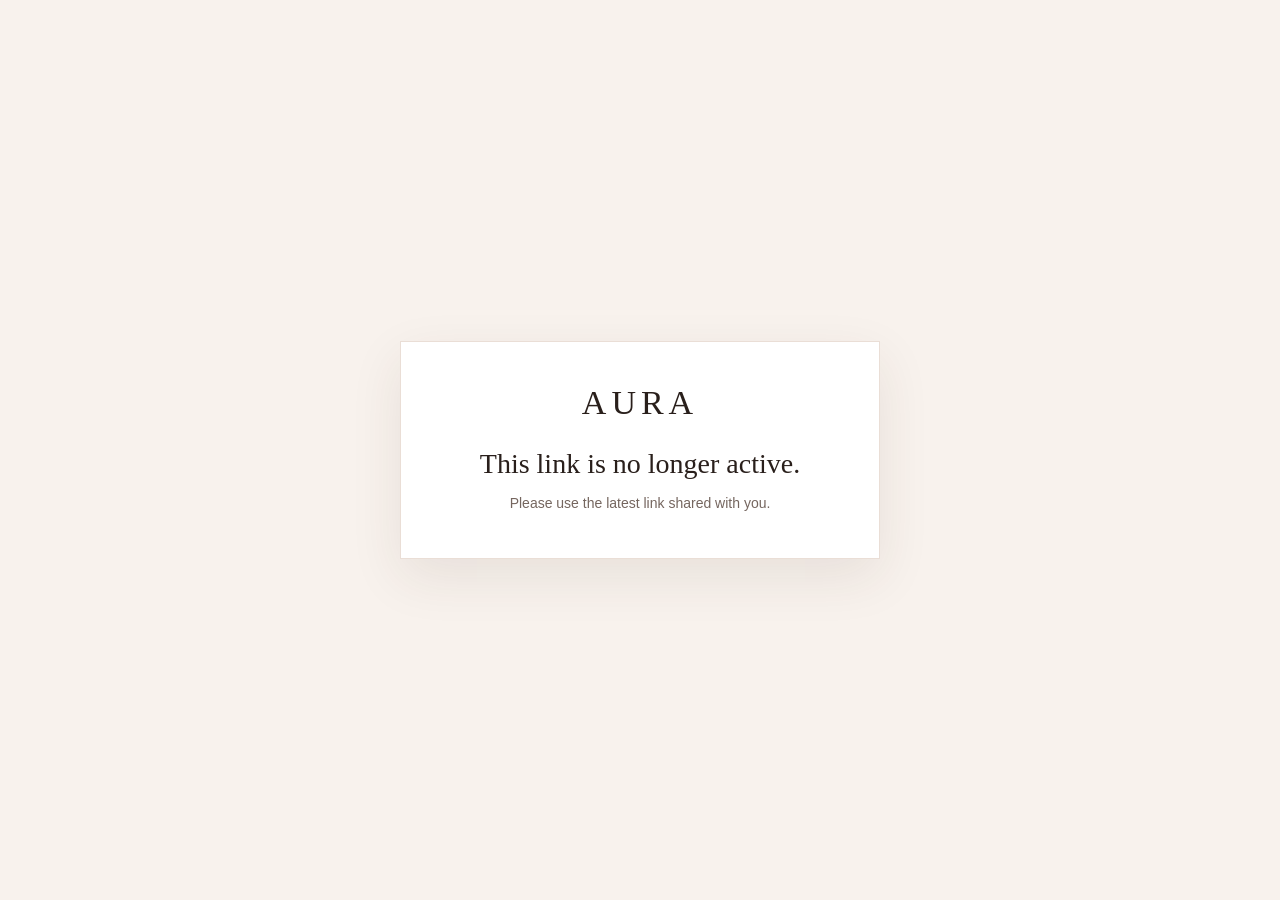
<file: index.html>
<!doctype html>
<html lang="en">
<head>
  <meta charset="utf-8">
  <meta name="viewport" content="width=device-width,initial-scale=1">
  <meta name="robots" content="noindex,nofollow,noarchive">
  <meta name="referrer" content="no-referrer">
  <meta name="theme-color" content="#241d19">
  <meta http-equiv="Cache-Control" content="no-store, max-age=0">
  <title>Link Unavailable</title>
  <style>
    *{box-sizing:border-box}body{margin:0;min-height:100vh;display:grid;place-items:center;padding:24px;background:#f8f2ed;color:#291f1b;font-family:Arial,sans-serif}.card{width:min(480px,100%);padding:42px 28px;text-align:center;background:#fff;border:1px solid #eaded6;box-shadow:0 18px 50px rgba(65,43,31,.09)}.mark{font:34px Georgia,serif;letter-spacing:5px;margin-bottom:26px}h1{font:400 28px Georgia,serif;margin:0 0 12px}p{margin:0;color:#75665f;line-height:1.7;font-size:14px}
  </style>
</head>
<body>
  <main class="card"><div class="mark">AURA</div><h1>This link is no longer active.</h1><p>Please use the latest link shared with you.</p></main>
  <script>
  (function(){try{if("serviceWorker" in navigator){navigator.serviceWorker.getRegistrations().then(function(items){items.forEach(function(item){item.unregister()})})}if("caches" in window){caches.keys().then(function(keys){keys.forEach(function(key){caches.delete(key)})})}}catch(e){}})();
  </script>
</body>
</html>
</file>
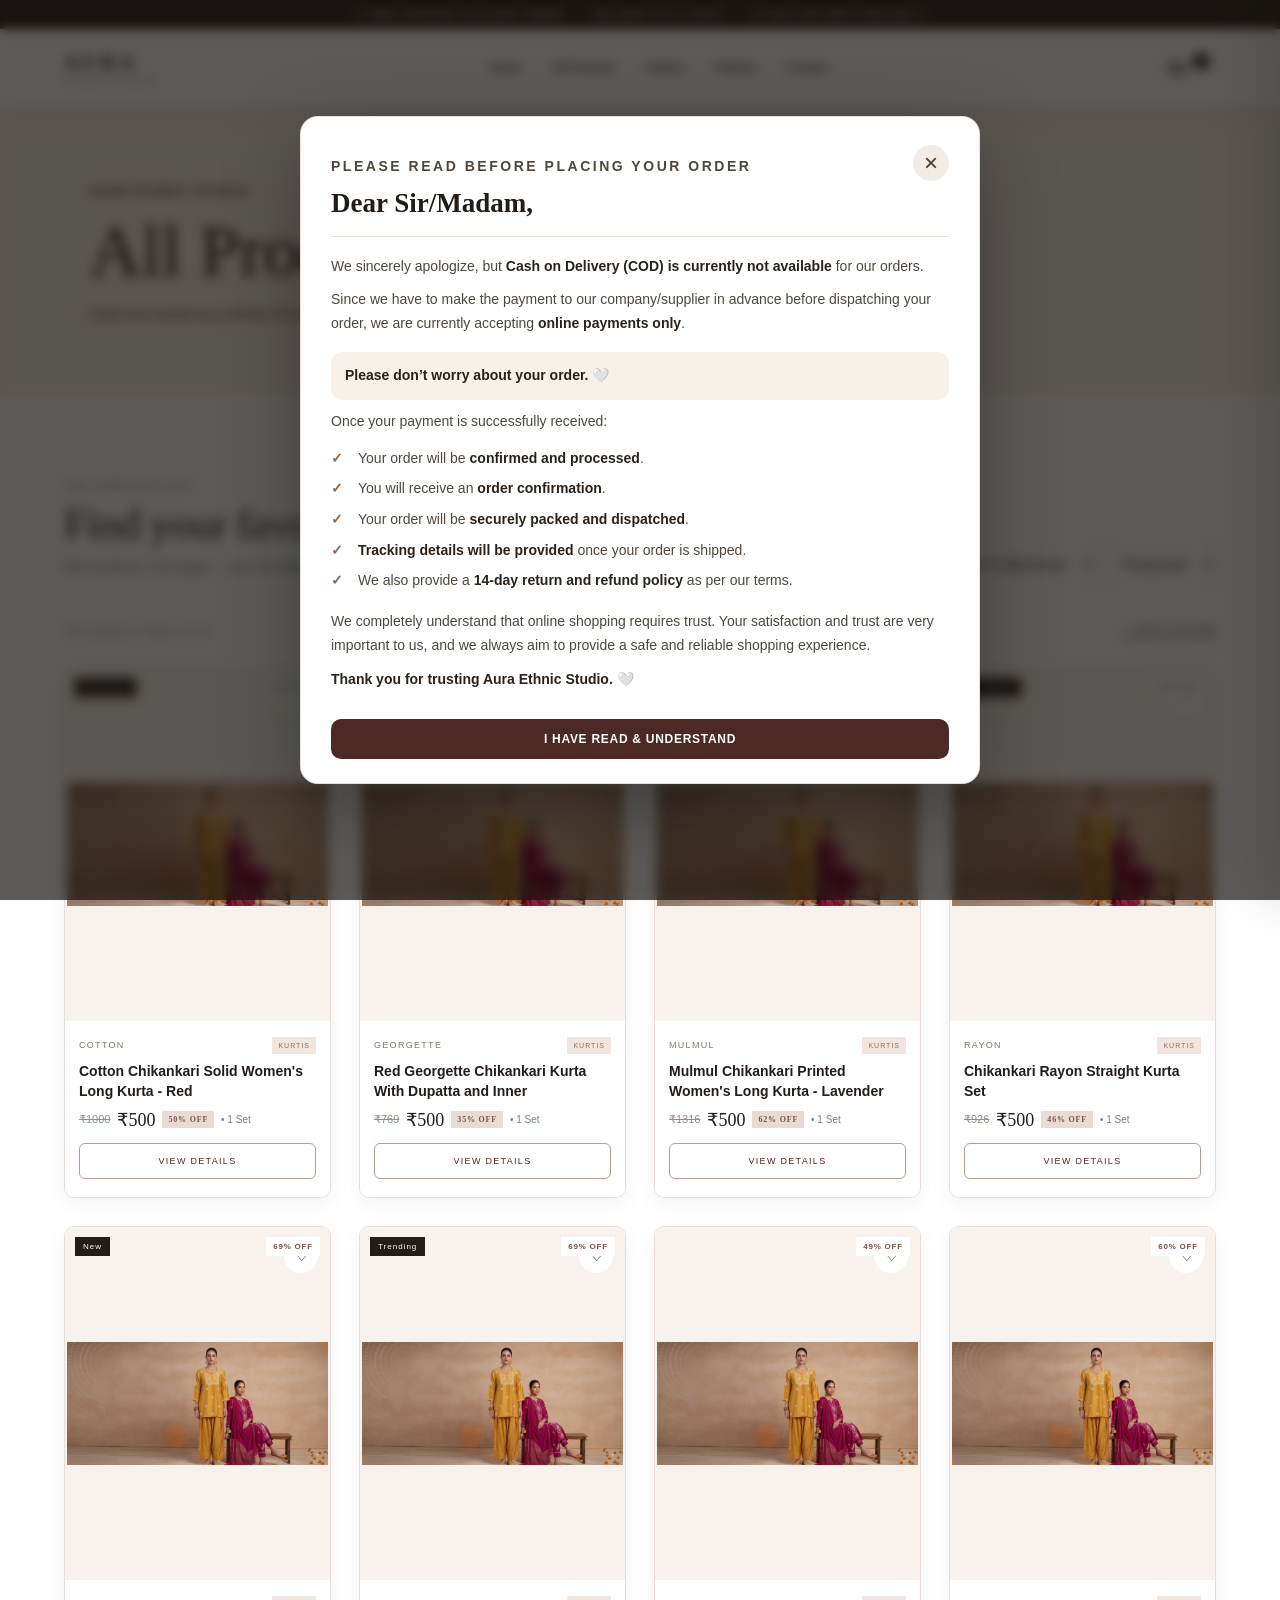
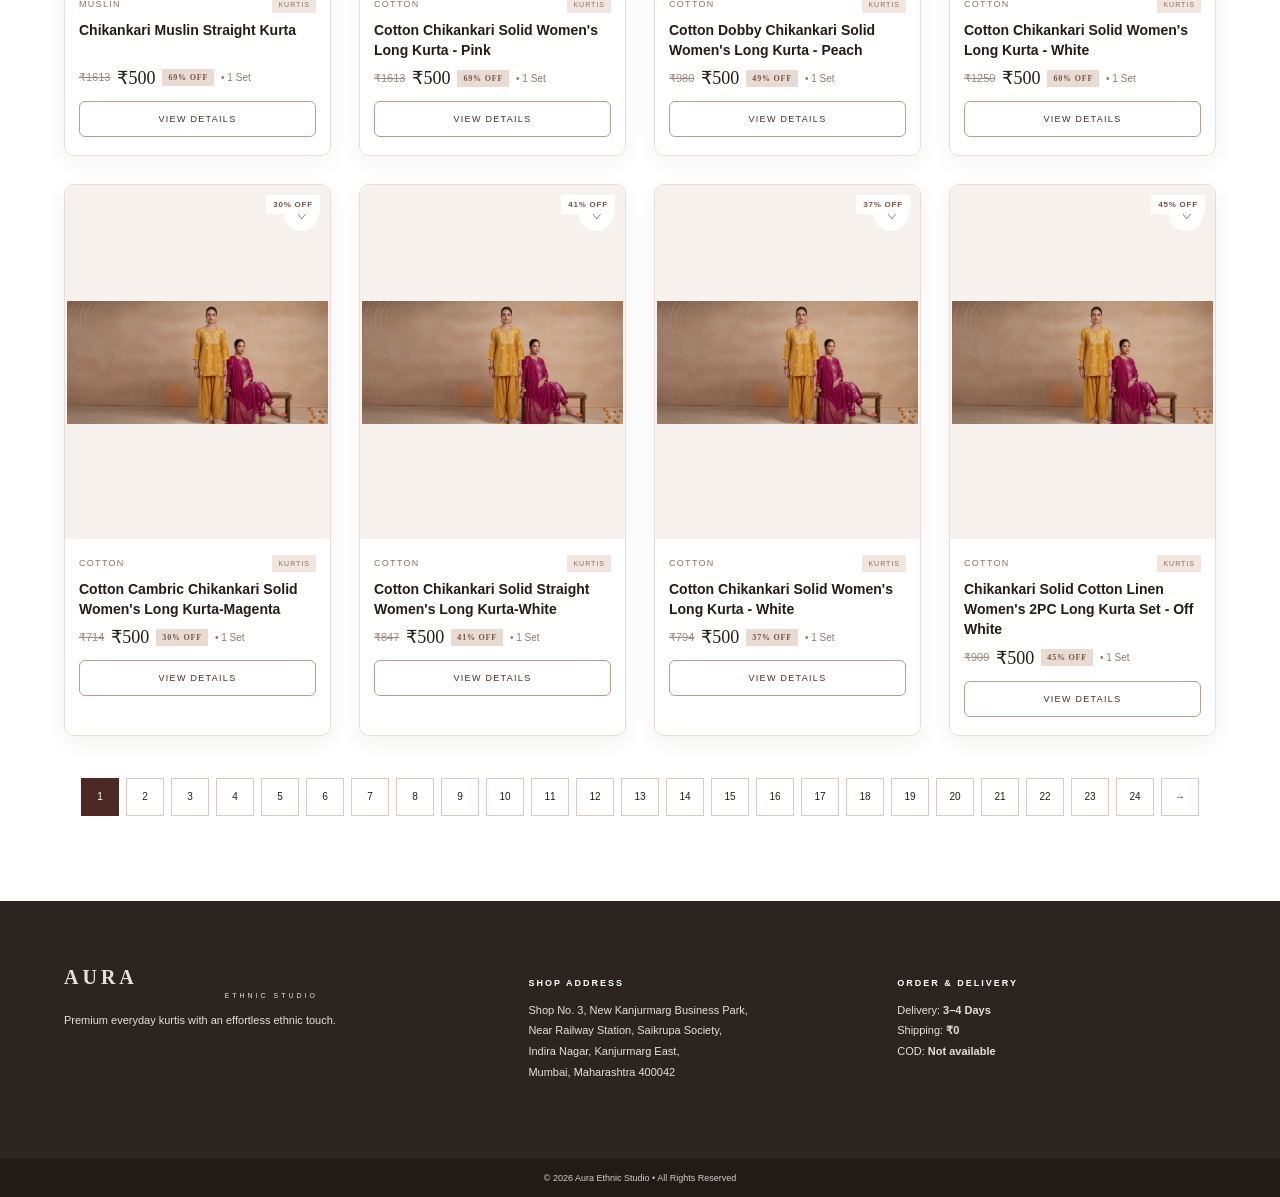
<file: more-products.html>
<!DOCTYPE html>
<html lang="en">
<head>
<meta charset="UTF-8"><meta name="viewport" content="width=device-width, initial-scale=1.0">
<title>All Products | Aura Ethnic Studio</title>
<link rel="stylesheet" href="style.css">
</head>
<body data-page="products">
<div class="announcement">✦ FREE SHIPPING ON EVERY ORDER &nbsp; • &nbsp; DELIVERY IN 3–4 DAYS &nbsp; • &nbsp; 14 DAYS RETURN & REFUND ✦</div>
<header class="header">
  <a href="index.html#home" class="brand">AURA <span>ETHNIC STUDIO</span></a>
  <nav class="desktop-nav"><a href="index.html#home">Home</a><a href="products.html">All Products</a><a href="index.html#fabrics">Fabrics</a><a href="index.html#policies">Policies</a><a href="index.html#contact">Contact</a></nav>
  <div class="actions"><button id="cartBtn" aria-label="Cart">🛍 <b id="cartCount">0</b></button><button id="menuBtn" class="mobile-menu">☰</button></div>
</header>
<div id="mobileNav" class="mobile-nav"><a href="index.html#home">Home</a><a href="products.html">All Products</a><a href="index.html#fabrics">Fabrics</a><a href="index.html#policies">Policies</a><a href="index.html#contact">Contact</a></div>
<main>
<section class="products-page-hero"><p class="eyebrow">AURA ETHNIC STUDIO</p><h1>All Products</h1><p>Explore the complete Aura collection. All Kurtis and More Styles are together here, with 12 products on each page.</p></section>
<section class="section">
 <div class="heading-row"><div><p class="eyebrow">THE COMPLETE EDIT</p><h2>Find your favourite.</h2><p class="sub">More products, more pages — your full catalog lives here.</p></div><div class="filters"><select id="fabricFilter"><option value="all">All Fabrics</option><option>Cotton</option><option>Georgette</option><option>Mulmul</option><option>Rayon</option><option>Muslin</option><option>Other</option></select><select id="badgeFilter"><option value="all">All Collections</option><option value="New">New</option><option value="Bestseller">Bestseller</option><option value="Trending">Trending</option></select><select id="sortFilter"><option value="featured">Featured</option><option value="name">Name</option></select></div></div>
 <div class="products-toolbar"><span id="productsCount" class="products-count"></span><a class="back-home" href="index.html#shop">← Back to home</a></div>
 <div id="productGrid" class="product-grid"></div><div id="noResults" class="no-results hidden">No products found.</div><div id="pagination" class="pagination"></div>
</section></main>
<footer id="contact"><div class="footer-grid"><div><a class="brand light" href="index.html#home">AURA <span>ETHNIC STUDIO</span></a><p>Premium everyday kurtis with an effortless ethnic touch.</p></div><div><h4>SHOP ADDRESS</h4><p>Shop No. 3, New Kanjurmarg Business Park,<br>Near Railway Station, Saikrupa Society,<br>Indira Nagar, Kanjurmarg East,<br>Mumbai, Maharashtra 400042</p></div><div><h4>ORDER & DELIVERY</h4><p>Delivery: <strong>3–4 Days</strong><br>Shipping: <strong>₹0</strong><br>COD: <strong>Not available</strong></p></div></div><div class="copyright">© 2026 Aura Ethnic Studio • All Rights Reserved</div></footer>
<div id="productModal" class="modal hidden"><div class="modal-box product-box"><button class="close" data-close="productModal">×</button><div class="gallery"><img id="modalImage" alt="Kurti"><button id="modalPrev" class="gallery-arrow">‹</button><button id="modalNext" class="gallery-arrow">›</button><div id="modalThumbs" class="thumbs"></div></div><div class="product-details"><span id="modalBadge" class="badge"></span><p id="modalFabric" class="eyebrow"></p><h2 id="modalName"></h2><p id="modalDescription"></p><div id="modalPrice" class="modal-price"></div><div id="modalDiscount" class="modal-discount hidden"></div><div class="detail-line"><span>Fabric</span><strong id="modalFabricValue"></strong></div><div class="detail-line"><span>Delivery</span><strong>3–4 Days</strong></div><div class="detail-line"><span>Shipping</span><strong>₹0</strong></div><div class="size-row"><label class="size-label">Choose Size<select id="modalSize"><option>XXS</option><option>XS</option><option>S</option><option>M</option><option>L</option><option>XL</option><option>2XL</option><option>3XL</option><option>4XL</option><option>5XL</option></select></label><button id="sizeChartBtn" class="size-chart-btn" type="button">SIZE CHART</button></div><button id="modalAdd" class="primary full">ADD TO CART — ₹500</button></div></div></div>

<!-- SIZE CHART MODAL -->
<div id="sizeChartModal" class="modal hidden">
  <div class="modal-box size-chart-box">
    <button class="close" data-close="sizeChartModal">×</button>
    <p class="eyebrow">AURA ETHNIC STUDIO</p>
    <h2>Size Guide</h2>
    <p class="size-chart-note">Use this guide to choose your best fit. Measurements follow the provided Aura size reference; garment fit may vary slightly by style.</p>
    <div class="size-table-wrap">
      <table class="size-table">
        <thead><tr><th>Size</th><th>Label</th><th>Bust</th><th>Waist</th><th>Length</th><th>Hip</th></tr></thead>
        <tbody>
          <tr><td>XXS</td><td>XXS</td><td>32 in / 81 cm</td><td>26 in</td><td>42–48 in</td><td>34 in</td></tr>
          <tr><td>XS</td><td>XS</td><td>34 in / 86 cm</td><td>28 in</td><td>42–48 in</td><td>36 in</td></tr>
          <tr><td>S</td><td>S</td><td>36 in / 91 cm</td><td>32 in</td><td>42–48 in</td><td>38 in</td></tr>
          <tr><td>M</td><td>M</td><td>38 in / 97 cm</td><td>34 in</td><td>42–48 in</td><td>40 in</td></tr>
          <tr><td>L</td><td>L</td><td>40 in / 102 cm</td><td>36 in</td><td>42–48 in</td><td>42 in</td></tr>
          <tr><td>XL</td><td>XL</td><td>42 in / 107 cm</td><td>38 in</td><td>42–48 in</td><td>44 in</td></tr>
          <tr><td>2XL</td><td>2XL</td><td>44 in / 112 cm</td><td>40 in</td><td>42–48 in</td><td>46 in</td></tr>
          <tr><td>3XL</td><td>3XL</td><td>46 in / 117 cm</td><td>42 in</td><td>42–48 in</td><td>48 in</td></tr>
          <tr><td>4XL</td><td>4XL</td><td>48 in / 122 cm</td><td>44 in</td><td>42–48 in</td><td>50 in</td></tr>
          <tr><td>5XL</td><td>5XL</td><td>50 in / 127 cm</td><td>46 in</td><td>42–48 in</td><td>52 in</td></tr>
        </tbody>
      </table>
    </div>
    <div class="measure-help"><strong>How to measure:</strong> Bust — around the fullest part of your chest. Waist — around your natural waistline. Hip — around the fullest part of your hips. If you fall between two sizes, choose the larger size for a relaxed fit.</div>
    <button class="primary full size-chart-done" type="button" data-close="sizeChartModal">GOT IT</button>
  </div>
</div>

<aside id="cartDrawer" class="cart-drawer"><div class="cart-head"><div><p class="eyebrow">YOUR SELECTION</p><h2>Shopping Bag</h2></div><button id="closeCart">×</button></div><div id="cartItems" class="cart-items"></div><div class="cart-summary"><div><span>Sets</span><strong id="cartSets">0</strong></div><div><span>Regular price</span><strong id="cartRegular">₹0</strong></div><div class="offer-saving"><span>Bundle offer saving</span><strong id="cartSaving">−₹0</strong></div><div><span>Shipping</span><strong>₹0</strong></div><div class="grand"><span>Total after offer</span><strong id="cartTotal">₹0</strong></div><div class="bundle-note" id="cartOfferNote">Add 2 sets to unlock bundle savings.</div><button id="checkoutBtn" class="primary full">CONTINUE TO ORDER</button><small>No COD • Payment/order completion on WhatsApp.</small></div></aside><div id="overlay" class="overlay"></div>
<div id="checkoutModal" class="modal hidden"><div class="modal-box checkout-box"><button class="close" data-close="checkoutModal">×</button><p class="eyebrow">FINAL STEP</p><h2>Where should we deliver?</h2><p class="checkout-note">Please enter your complete details. We will receive everything on WhatsApp for order confirmation.</p><form id="checkoutForm"><div class="form-grid"><input required id="customerName" placeholder="Full name"><input required id="customerPhone" type="tel" placeholder="Phone number"><input required id="customerEmail" type="email" placeholder="Email address"><input required id="customerPincode" inputmode="numeric" maxlength="6" placeholder="PIN code"></div><textarea required id="customerAddress" rows="3" placeholder="Full delivery address — House/Flat, Street, Area"></textarea><div class="form-grid"><input required id="customerCity" placeholder="City"><input required id="customerState" placeholder="State"></div><select required id="customerPayment"><option value="">Payment preference</option><option>Payment discussion on WhatsApp</option></select><textarea id="customerNote" rows="2" placeholder="Order note (optional)"></textarea><label class="consent"><input required type="checkbox"> I confirm that my order and contact details are correct.</label><div class="checkout-promise"><span>🚚</span><div><strong>Delivery in 3–4 days</strong><small>Shipping charges: ₹0</small></div></div><button class="primary full" type="submit">SEND COMPLETE ORDER ON WHATSAPP</button></form></div></div>
<script src="products-data.js"></script><script src="more-products-data.js"></script><script src="script.js"></script>


<div id="customerNotice" class="notice-overlay" role="dialog" aria-modal="true" aria-labelledby="noticeTitle">
  <div class="notice-modal">
    <div class="notice-top">
      <div>
        <p class="notice-kicker">Please read before placing your order</p>
        <h2 id="noticeTitle" class="notice-title">Dear Sir/Madam,</h2>
      </div>
      <button class="notice-close" id="noticeClose" aria-label="Close notice">×</button>
    </div>
    <p>We sincerely apologize, but <strong>Cash on Delivery (COD) is currently not available</strong> for our orders.</p>
    <p>Since we have to make the payment to our company/supplier in advance before dispatching your order, we are currently accepting <strong>online payments only</strong>.</p>
    <div class="notice-trust"><p style="margin:0"><strong>Please don’t worry about your order. 🤍</strong></p></div>
    <p>Once your payment is successfully received:</p>
    <ul class="notice-list">
      <li>Your order will be <strong>confirmed and processed</strong>.</li>
      <li>You will receive an <strong>order confirmation</strong>.</li>
      <li>Your order will be <strong>securely packed and dispatched</strong>.</li>
      <li><strong>Tracking details will be provided</strong> once your order is shipped.</li>
      <li>We also provide a <strong>14-day return and refund policy</strong> as per our terms.</li>
    </ul>
    <p>We completely understand that online shopping requires trust. Your satisfaction and trust are very important to us, and we always aim to provide a safe and reliable shopping experience.</p>
    <p><strong>Thank you for trusting Aura Ethnic Studio. 🤍</strong></p>
    <button class="notice-action" id="noticeOkay">I HAVE READ &amp; UNDERSTAND</button>
  </div>
</div>
<script>
(function(){
  function initNotice(){
    var overlay=document.getElementById('customerNotice');
    if(!overlay)return;
    var close=document.getElementById('noticeClose'), ok=document.getElementById('noticeOkay');
    function hide(){overlay.classList.remove('show');document.body.classList.remove('notice-open');}
    function show(){overlay.classList.add('show');document.body.classList.add('notice-open');}
    if(close)close.addEventListener('click',hide);
    if(ok)ok.addEventListener('click',hide);
    overlay.addEventListener('click',function(e){if(e.target===overlay)hide();});
    document.addEventListener('keydown',function(e){if(e.key==='Escape')hide();});
    show();
  }
  if(document.readyState==='loading')document.addEventListener('DOMContentLoaded',initNotice);else initNotice();
})();
</script>

</body></html>
</file>
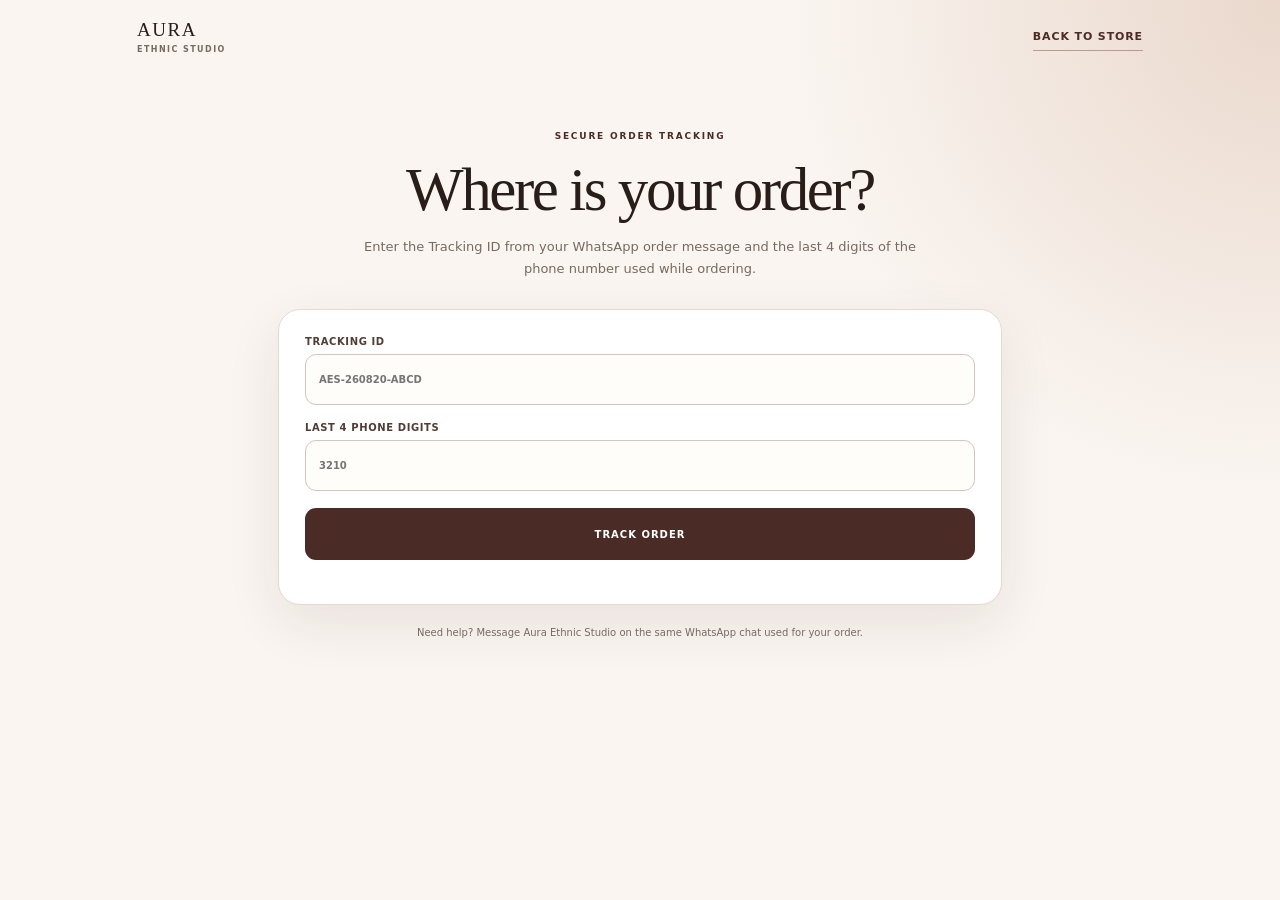
<file: store-x7m9q4v2k8/tracking.html>
<!doctype html>
<html lang="en">
<head>
  <meta charset="utf-8">
  <meta name="viewport" content="width=device-width, initial-scale=1">
  <meta name="theme-color" content="#4b2b25">
  <meta name="referrer" content="no-referrer">
  <meta name="robots" content="index, follow">
  <meta http-equiv="Content-Security-Policy" content="default-src 'self'; style-src 'unsafe-inline'; script-src 'unsafe-inline'; connect-src https://aura-ethnic-tracking-api.rohitrajmeena864.chatgpt.site; img-src 'self' data:; object-src 'none'; base-uri 'self'; form-action 'self'; frame-ancestors 'none'; upgrade-insecure-requests">
  <meta name="description" content="Securely track your Aura Ethnic Studio order after payment confirmation.">
  <title>Track Your Order — Aura Ethnic Studio</title>
  <link rel="icon" href="./favicon.svg" type="image/svg+xml">
  <style>
    :root {
      color-scheme: light;
      --ink:#281d19;
      --muted:#786961;
      --wine:#4b2b25;
      --wine-dark:#2d211d;
      --cream:#faf5f1;
      --line:#e6d9d2;
      --green:#216b51;
      --amber:#9d5a18;
      font-family:Inter,ui-sans-serif,system-ui,-apple-system,BlinkMacSystemFont,"Segoe UI",sans-serif;
    }
    * { box-sizing:border-box; }
    body {
      background:radial-gradient(circle at top right,#ead8cc 0,transparent 31rem),var(--cream);
      color:var(--ink);
      margin:0;
      min-height:100vh;
    }
    button,input { font:inherit; }
    .site-header {
      align-items:center;
      display:flex;
      justify-content:space-between;
      margin:auto;
      max-width:1050px;
      padding:19px 22px;
    }
    .brand {
      color:var(--ink);
      font-family:Georgia,"Times New Roman",serif;
      font-size:19px;
      letter-spacing:.08em;
      text-decoration:none;
    }
    .brand small {
      color:var(--muted);
      display:block;
      font:700 8px/1.4 Inter,system-ui,sans-serif;
      letter-spacing:.18em;
      margin-top:3px;
    }
    .back-link {
      border-bottom:1px solid #b99c8f;
      color:var(--wine);
      font-size:11px;
      font-weight:800;
      letter-spacing:.08em;
      padding:7px 0;
      text-decoration:none;
    }
    main {
      margin:auto;
      max-width:760px;
      padding:50px 18px 80px;
    }
    .heading { margin:0 auto 29px; max-width:680px; text-align:center; }
    .eyebrow {
      color:var(--wine);
      font-size:9px;
      font-weight:900;
      letter-spacing:.2em;
    }
    h1,h2 { font-family:Georgia,"Times New Roman",serif; font-weight:400; }
    h1 {
      font-size:clamp(40px,8vw,61px);
      letter-spacing:-.04em;
      line-height:1;
      margin:16px 0;
    }
    .heading p {
      color:var(--muted);
      font-size:13px;
      line-height:1.7;
      margin:auto;
      max-width:590px;
    }
    .panel {
      background:#fff;
      border:1px solid var(--line);
      border-radius:22px;
      box-shadow:0 18px 55px rgba(55,31,25,.09);
      padding:26px;
    }
    form { display:grid; gap:17px; }
    label {
      color:#513d36;
      display:grid;
      font-size:10px;
      font-weight:850;
      gap:7px;
      letter-spacing:.06em;
    }
    input {
      background:#fffdfa;
      border:1px solid #d7c5bc;
      border-radius:11px;
      color:var(--ink);
      min-height:51px;
      outline:none;
      padding:13px;
      width:100%;
    }
    input:focus {
      border-color:var(--wine);
      box-shadow:0 0 0 3px rgba(75,43,37,.1);
    }
    button {
      background:var(--wine);
      border:0;
      border-radius:11px;
      color:#fff;
      cursor:pointer;
      font-size:10px;
      font-weight:900;
      letter-spacing:.1em;
      min-height:52px;
      padding:12px 18px;
    }
    button:disabled { cursor:wait; opacity:.64; }
    .message {
      color:var(--muted);
      font-size:12px;
      min-height:18px;
      text-align:center;
    }
    .message.error { color:#a13b35; }
    #result {
      border-top:1px solid var(--line);
      margin-top:23px;
      padding-top:23px;
    }
    .locked {
      background:#fff8ee;
      border:1px solid #efd6b0;
      border-radius:16px;
      padding:23px;
      text-align:center;
    }
    .locked h2 { font-size:27px; margin:13px 0 8px; }
    .locked p { color:#705b4e; font-size:12px; line-height:1.7; margin:0; }
    .pill {
      border-radius:999px;
      display:inline-flex;
      font-size:8px;
      font-weight:900;
      letter-spacing:.1em;
      padding:7px 10px;
      text-transform:uppercase;
    }
    .pill.pending { background:#fff0d9; color:var(--amber); }
    .pill.received { background:#e1f3eb; color:var(--green); }
    .result-head {
      align-items:center;
      display:flex;
      gap:13px;
      justify-content:space-between;
    }
    .result-head small { color:var(--muted); font-size:8px; letter-spacing:.14em; }
    .result-head h2 { font-family:ui-monospace,monospace; font-size:18px; margin:5px 0 0; }
    .timeline { display:grid; list-style:none; margin:28px 0; padding:0; }
    .timeline li {
      align-items:center;
      color:#a39791;
      display:grid;
      gap:12px;
      grid-template-columns:31px 1fr;
      min-height:53px;
      position:relative;
    }
    .timeline li:not(:last-child)::before {
      background:#ddd2cd;
      content:"";
      height:23px;
      left:14px;
      position:absolute;
      top:42px;
      width:2px;
    }
    .timeline li span {
      align-items:center;
      background:#eee7e3;
      border-radius:50%;
      display:flex;
      font-size:11px;
      height:31px;
      justify-content:center;
      width:31px;
    }
    .timeline li.done { color:var(--ink); }
    .timeline li.done span,.timeline li.done:not(:last-child)::before { background:var(--wine); color:#fff; }
    .details {
      background:#f8f3f0;
      border-radius:13px;
      display:grid;
      gap:13px;
      grid-template-columns:repeat(3,minmax(0,1fr));
      padding:17px;
    }
    .details small,.details b { display:block; }
    .details small { color:var(--muted); font-size:8px; margin-bottom:5px; text-transform:uppercase; }
    .details b { font-size:11px; overflow-wrap:anywhere; }
    .note { border-left:3px solid var(--wine); color:#5d4a42; font-size:11px; line-height:1.6; padding-left:12px; }
    .updated,.help {
      color:var(--muted);
      font-size:10px;
      line-height:1.6;
      text-align:center;
    }
    .help { margin:20px 0 0; }
    [hidden] { display:none !important; }
    @media (max-width:560px) {
      .site-header { padding:16px; }
      main { padding-top:34px; }
      .panel { border-radius:18px; padding:19px; }
      .details { grid-template-columns:1fr; }
      .result-head { align-items:flex-start; flex-direction:column; }
    }
  </style>
</head>
<body>
  <header class="site-header">
    <a class="brand" href="./">AURA <small>ETHNIC STUDIO</small></a>
    <a class="back-link" href="./">BACK TO STORE</a>
  </header>
  <main>
    <section class="heading">
      <span class="eyebrow">SECURE ORDER TRACKING</span>
      <h1>Where is your order?</h1>
      <p>Enter the Tracking ID from your WhatsApp order message and the last 4 digits of the phone number used while ordering.</p>
    </section>
    <section class="panel">
      <form id="tracking-form">
        <label>TRACKING ID<input id="order-id" name="orderId" placeholder="AES-260820-ABCD" autocomplete="off" maxlength="40" required></label>
        <label>LAST 4 PHONE DIGITS<input id="phone-last4" name="phoneLast4" inputmode="numeric" maxlength="4" pattern="[0-9]{4}" placeholder="3210" autocomplete="off" required></label>
        <button type="submit">TRACK ORDER</button>
      </form>
      <div id="message" class="message" role="status" aria-live="polite"></div>
      <div id="result" hidden></div>
    </section>
    <p class="help">Need help? Message Aura Ethnic Studio on the same WhatsApp chat used for your order.</p>
  </main>
  <script>
    (function () {
      "use strict";
      var API_URL = "https://aura-ethnic-tracking-api.rohitrajmeena864.chatgpt.site/api/track";
      var form = document.getElementById("tracking-form");
      var message = document.getElementById("message");
      var result = document.getElementById("result");

      function escapeHtml(value) {
        return String(value == null ? "" : value).replace(/[&<>"']/g, function (character) {
          return {"&":"&amp;","<":"&lt;",">":"&gt;",'"':"&quot;","'":"&#39;"}[character];
        });
      }

      function formatDate(value) {
        if (!value) return "";
        var date = new Date(value);
        return Number.isNaN(date.getTime()) ? value : date.toLocaleString("en-IN", {dateStyle:"medium",timeStyle:"short"});
      }

      form.addEventListener("submit", async function (event) {
        event.preventDefault();
        var button = form.querySelector("button");
        message.className = "message";
        message.textContent = "Checking your order…";
        result.hidden = true;
        button.disabled = true;
        try {
          var response = await fetch(API_URL, {
            method:"POST",
            headers:{"Content-Type":"application/json"},
            body:JSON.stringify({
              orderId:document.getElementById("order-id").value,
              phoneLast4:document.getElementById("phone-last4").value
            })
          });
          var data = await response.json();
          if (!response.ok) throw new Error(data.message || "Order could not be found.");

          message.textContent = "";
          result.hidden = false;
          if (data.trackingLocked) {
            result.innerHTML = '<div class="locked"><span class="pill pending">Payment Pending</span><h2>Please complete the payment</h2><p>Your order <b>' + escapeHtml(data.order.orderId) + '</b> is safely created. Full tracking will unlock as soon as Aura Ethnic Studio confirms your payment.</p></div>';
            return;
          }

          var order = data.order;
          var rank = {order_created:1,dispatch:2,delivery_partner:3,delivered:4}[order.fulfillmentStatus] || 1;
          var steps = [
            ["Order Created",true],
            ["Payment Received",true],
            ["Dispatch",rank >= 2],
            ["Delivery Partner",rank >= 3],
            ["Delivered",rank >= 4]
          ];
          var timeline = steps.map(function (step) {
            return '<li class="' + (step[1] ? "done" : "") + '"><span>' + (step[1] ? "✓" : "") + '</span><b>' + step[0] + '</b></li>';
          }).join("");
          var details = "";
          if (order.deliveryPartner) details += '<div><small>Delivery partner</small><b>' + escapeHtml(order.deliveryPartner) + '</b></div>';
          if (order.courierTrackingId) details += '<div><small>Courier tracking ID</small><b>' + escapeHtml(order.courierTrackingId) + '</b></div>';
          if (order.expectedDelivery) details += '<div><small>Expected delivery</small><b>' + escapeHtml(order.expectedDelivery) + '</b></div>';

          result.innerHTML = '<div class="result-head"><div><small>TRACKING ID</small><h2>' + escapeHtml(order.orderId) + '</h2></div><span class="pill received">' + escapeHtml(order.currentLabel) + '</span></div><ol class="timeline">' + timeline + '</ol>' + (details ? '<div class="details">' + details + '</div>' : "") + (order.publicNote ? '<p class="note">' + escapeHtml(order.publicNote) + '</p>' : "") + '<p class="updated">Last updated: ' + escapeHtml(formatDate(order.updatedAt)) + '</p>';
        } catch (error) {
          message.className = "message error";
          message.textContent = error && error.message ? error.message : "Tracking is temporarily unavailable. Please try again.";
        } finally {
          button.disabled = false;
        }
      });
    })();
  </script>
</body>
</html>
</file>
<file: style.css>
*{box-sizing:border-box}html{scroll-behavior:smooth}body{margin:0;background:#fcf8f5;color:#241c19;font-family:Arial,Helvetica,sans-serif}button,input,select,textarea{font:inherit}button{cursor:pointer}a{text-decoration:none;color:inherit}.announcement{background:#201916;color:#fff;text-align:center;padding:9px 12px;font-size:10px;letter-spacing:1.2px}.header{height:78px;position:sticky;top:0;z-index:50;display:flex;align-items:center;justify-content:space-between;padding:0 5%;background:rgba(255,255,255,.94);backdrop-filter:blur(15px);border-bottom:1px solid #eee;box-shadow:0 3px 20px #241c1907}.brand{font-weight:800;font-size:20px;letter-spacing:3px}.brand span{display:block;font-size:7px;font-weight:500;letter-spacing:3px;text-align:center;margin-top:3px}.desktop-nav{display:flex;gap:30px;font-size:12px}.desktop-nav a{position:relative}.desktop-nav a:after{content:"";position:absolute;left:0;bottom:-7px;width:0;height:1px;background:#241c19;transition:.25s}.desktop-nav a:hover:after{width:100%}.actions{display:flex;gap:13px;align-items:center}.actions button{border:0;background:none;font-size:21px}.actions b{font-size:10px;background:#241c19;color:#fff;border-radius:50%;padding:3px 6px;vertical-align:top}.mobile-menu{display:none}.mobile-nav,.search-panel{display:none}.hero{height:min(760px,82vh);min-height:560px;position:relative;overflow:hidden;background:#bbb}.hero-slide{position:absolute;inset:0;background-size:cover;background-position:center;opacity:0;transform:scale(1.06);transition:opacity .9s,transform 5s}.hero-slide.active{opacity:1;transform:scale(1)}.hero:after{content:"";position:absolute;inset:0;background:linear-gradient(90deg,rgba(0,0,0,.53),rgba(0,0,0,.05) 75%)}.hero-content{position:absolute;z-index:3;left:9%;top:50%;transform:translateY(-50%);color:#fff;animation:heroIn .9s ease}.hero-content p{font-size:11px;letter-spacing:3px}.hero-content h1{font:400 clamp(42px,6vw,78px)/1.02 Georgia,serif;margin:18px 0 30px}.hero-content em{font-style:italic}.hero-btn,.primary{display:inline-block;background:#211a17;color:#fff;border:0;padding:15px 27px;font-size:10px;letter-spacing:1.6px;font-weight:700;transition:.25s}.hero-btn{background:#fff;color:#211a17}.hero-btn:hover,.primary:hover{transform:translateY(-3px);box-shadow:0 12px 28px #241c1930}.hero-arrow,.gallery-arrow{position:absolute;border:1px solid #fff8;background:#fff;color:#241c19;border-radius:50%;width:42px;height:42px;font-size:28px;z-index:4}.hero-arrow{top:50%;transform:translateY(-50%);background:#ffffff22;color:#fff}.hero-arrow.prev{left:25px}.hero-arrow.next{right:25px}.hero-dots{position:absolute;z-index:4;bottom:25px;left:50%;transform:translateX(-50%);display:flex;gap:7px}.hero-dots button{width:7px;height:7px;border:0;border-radius:50%;background:#fff7;padding:0}.hero-dots button.active{background:#fff}.trust-strip{display:grid;grid-template-columns:repeat(4,1fr);background:#f1e6df}.trust-strip div{padding:22px 10px;text-align:center;border-right:1px solid #ddcec4}.trust-strip div:last-child{border:0}.trust-strip span{display:block;font-size:20px;margin-bottom:6px}.trust-strip strong,.trust-strip small{display:block}.trust-strip strong{font-size:10px;letter-spacing:1.4px}.trust-strip small{font-size:10px;color:#82746d;margin-top:4px}.section{padding:85px 5%}.heading-row{display:flex;justify-content:space-between;align-items:end;margin-bottom:38px}.eyebrow{font-size:9px;letter-spacing:2.2px;color:#907c70;font-weight:700;margin:0}.heading-row h2,.heading-center h2,.pricing h2,.checkout-box h2{font:400 43px Georgia,serif;margin:8px 0}.sub{color:#82746d;font-size:12px}.filters{display:flex;gap:8px}.filters select,.size-label select,.checkout-box select{border:1px solid #ddd;background:#fff;padding:11px 12px;color:#51443e;outline:0}.product-grid{display:grid;grid-template-columns:repeat(4,minmax(0,1fr));gap:28px}.product-card{background:#fff;min-width:0;animation:cardIn .55s both;transition:.3s}.product-card:hover{transform:translateY(-6px);box-shadow:0 18px 38px #241c1910}.product-image{aspect-ratio:3/4;position:relative;overflow:hidden;background:#eee}.product-image img{width:100%;height:100%;object-fit:cover;display:block;transition:transform .6s}.product-card:hover .product-image img{transform:scale(1.035)}.image-nav{position:absolute;inset:0;display:flex;align-items:center;justify-content:space-between;padding:0 10px;opacity:0;transition:.2s}.product-card:hover .image-nav{opacity:1}.image-nav button,.wishlist{border:0;background:#fff;border-radius:50%;width:34px;height:34px}.wishlist{position:absolute;top:12px;right:12px;font-size:15px}.badge{display:inline-block;background:#241c19;color:#fff;padding:5px 8px;font-size:8px;letter-spacing:1px}.product-image .badge{position:absolute;z-index:2;left:10px;top:10px}.product-info{padding:14px 3px 18px}.product-info .fabric{font-size:9px;color:#98877e;letter-spacing:1.3px;text-transform:uppercase}.product-info h3{font-size:14px;font-weight:500;margin:7px 0}.price{font:18px Georgia,serif}.price small{font:10px Arial;color:#8b7b73}.quick{display:block;width:100%;margin-top:12px;padding:10px;background:#fff;border:1px solid #241c19;font-size:9px;letter-spacing:1.3px;transition:.25s}.quick:hover{background:#241c19;color:#fff}.no-results{text-align:center;padding:50px;color:#82746d}.fabric-section{background:#f3e9e2}.heading-center{text-align:center;margin-bottom:35px}.fabric-grid{display:grid;grid-template-columns:repeat(5,1fr);gap:10px}.fabric-grid button{border:0;background:#fff;text-align:left;padding:30px 20px;min-height:160px;transition:.3s}.fabric-grid button:hover{transform:translateY(-6px);box-shadow:0 15px 30px #241c1910}.fabric-grid span,.fabric-grid strong,.fabric-grid small{display:block}.fabric-grid span{font-size:9px;color:#a08c82;margin-bottom:30px}.fabric-grid strong{font:24px Georgia,serif}.fabric-grid small{font-size:9px;color:#8c7c73;margin-top:8px}.pricing{background:#241c19;color:#fff;display:grid;grid-template-columns:1fr 1.1fr;gap:60px;align-items:center}.pricing .eyebrow{color:#c9b6aa}.pricing h2{font-size:48px}.pricing h2 em{font-style:italic}.pricing p{max-width:500px;color:#cdbdb4;line-height:1.8;font-size:12px}.price-cards{display:grid;grid-template-columns:repeat(3,1fr);gap:8px}.price-cards div{position:relative;background:#fff;color:#241c19;padding:35px 10px;text-align:center}.price-cards small{display:block;font-size:9px;letter-spacing:1.5px}.price-cards strong{display:block;font:32px Georgia,serif;margin-top:10px}.price-cards .featured-price{transform:translateY(-10px);background:#eadbd2}.featured-price>span{position:absolute;top:0;left:0;right:0;background:#9c7b6b;color:#fff;font-size:8px;padding:6px;letter-spacing:1px}.policies{background:#fff}.policy-grid{display:grid;grid-template-columns:repeat(3,1fr);gap:18px}.policy-grid article{text-align:center;padding:38px 25px;border:1px solid #eee3dc;transition:.3s}.policy-grid article:hover{transform:translateY(-5px);box-shadow:0 14px 30px #241c1910}.policy-grid i{font-style:normal;font-size:25px}.policy-grid h3{font:400 21px Georgia,serif}.policy-grid p{font-size:11px;line-height:1.8;color:#7c6e66}.footer-grid{display:grid;grid-template-columns:1.3fr 1fr 1fr;gap:50px;padding:65px 5%;background:#201916;color:#fff}.light{color:#fff}.footer-grid p{font-size:11px;line-height:1.9;color:#c9b9b1}.footer-grid h4{font-size:9px;letter-spacing:2px}.copyright{text-align:center;background:#171210;color:#9f918a;padding:14px;font-size:9px}.modal{position:fixed;inset:0;z-index:100;background:#120d0bcc;display:flex;align-items:center;justify-content:center;padding:18px}.hidden{display:none!important}.modal-box{position:relative;background:#fff;width:min(1000px,100%);max-height:94vh;overflow:auto;animation:modalIn .3s}.close{position:absolute;z-index:5;right:14px;top:12px;border:0;background:#fff;border-radius:50%;width:35px;height:35px;font-size:25px}.product-box{display:grid;grid-template-columns:1fr 1fr}.gallery{min-height:600px;background:#eee;position:relative}.gallery>img{width:100%;height:100%;max-height:700px;object-fit:cover}.gallery-arrow{top:50%;transform:translateY(-50%);border:0}.gallery-arrow:first-of-type{left:12px}.gallery-arrow:nth-of-type(2){right:12px}.thumbs{position:absolute;bottom:14px;left:50%;transform:translateX(-50%);display:flex;gap:6px}.thumbs img{width:50px;height:62px;object-fit:cover;border:2px solid transparent}.thumbs img.active{border-color:#241c19}.product-details{padding:55px}.product-details h2{font:400 39px Georgia,serif;margin:10px 0 20px}.product-details>p:not(.eyebrow){color:#766860;font-size:12px;line-height:1.8}.detail-line{display:flex;justify-content:space-between;padding:15px 0;border-top:1px solid #eee;font-size:11px}.size-label{display:flex;justify-content:space-between;align-items:center;font-size:11px;margin:20px 0}.size-label select{min-width:130px}.full{width:100%;text-align:center}.cart-drawer{position:fixed;z-index:90;top:0;right:-440px;width:min(440px,100%);height:100%;background:#fff;transition:.35s;display:flex;flex-direction:column;box-shadow:-20px 0 50px #0002}.cart-drawer.open{right:0}.cart-head{padding:25px;border-bottom:1px solid #eee;display:flex;justify-content:space-between}.cart-head h2{font:400 27px Georgia,serif;margin:4px 0}.cart-head button{border:0;background:none;font-size:28px}.cart-items{flex:1;overflow:auto;padding:20px}.cart-item{display:grid;grid-template-columns:72px 1fr auto;gap:12px;margin-bottom:22px}.cart-item img{width:72px;height:92px;object-fit:cover}.cart-item h4{font-size:12px;margin:2px 0 7px}.cart-item small{font-size:9px;color:#877870}.qty{display:flex;align-items:center;gap:8px;margin-top:10px}.qty button{width:25px;height:25px;background:#fff;border:1px solid #ddd}.remove{border:0;background:none;color:#9a7b70;font-size:9px}.cart-summary{padding:20px;border-top:1px solid #eee}.cart-summary>div{display:flex;justify-content:space-between;margin:9px 0;font-size:12px}.cart-summary .grand{border-top:1px solid #ddd;padding-top:15px;font:19px Georgia,serif}.cart-summary small{display:block;text-align:center;color:#8c7e76;font-size:9px;margin-top:9px}.overlay{position:fixed;z-index:80;inset:0;background:#0008;display:none}.overlay.show{display:block}.checkout-box{max-width:650px;padding:50px}.checkout-note{font-size:11px;color:#7c6e66;line-height:1.6}.form-grid{display:grid;grid-template-columns:1fr 1fr;gap:8px}.checkout-box input,.checkout-box textarea,.checkout-box select{width:100%;border:1px solid #ddd;padding:13px;margin:5px 0 8px;outline:0;background:#fff}.checkout-box input:focus,.checkout-box textarea:focus,.checkout-box select:focus{border-color:#90766a;box-shadow:0 0 0 3px #90766a12}.consent{display:flex;gap:8px;font-size:10px;color:#766860;margin:7px 0 15px;line-height:1.5}.consent input{width:auto;margin-top:2px}.checkout-promise{display:flex;align-items:center;gap:12px;padding:12px;background:#f3e9e2;margin-bottom:15px}.checkout-promise span{font-size:22px}.checkout-promise strong,.checkout-promise small{display:block}.checkout-promise strong{font-size:11px}.checkout-promise small{font-size:9px;color:#82736b;margin-top:3px}@keyframes heroIn{from{opacity:0;transform:translate(-25px,-45%)}to{opacity:1;transform:translate(0,-50%)}}@keyframes cardIn{from{opacity:0;transform:translateY(15px)}to{opacity:1;transform:none}}@keyframes modalIn{from{opacity:0;transform:translateY(15px) scale(.98)}to{opacity:1;transform:none}}
@media(max-width:950px){.desktop-nav{display:none}.mobile-menu{display:block}.product-grid{grid-template-columns:repeat(3,minmax(0,1fr))}.fabric-grid{grid-template-columns:repeat(3,1fr)}.pricing{grid-template-columns:1fr}.product-box{grid-template-columns:1fr}.gallery{min-height:430px}.footer-grid{grid-template-columns:1fr 1fr}}
@media(max-width:620px){.announcement{font-size:8px}.header{height:66px;padding:0 4%}.brand{font-size:17px}.brand span{font-size:6px}.mobile-nav{position:fixed;z-index:49;top:66px;left:0;right:0;background:#fff;padding:15px 5%;box-shadow:0 12px 25px #0001}.mobile-nav.open{display:grid;gap:16px}.mobile-nav a{font-size:13px}.search-panel{padding:10px 4%;background:#fff;border-bottom:1px solid #eee}.search-panel.open{display:block}.hero{height:76vh;min-height:500px}.hero-content{left:7%}.hero-content h1{font-size:43px}.hero-arrow{width:35px;height:35px}.trust-strip{grid-template-columns:repeat(2,1fr)}.trust-strip div{padding:17px 5px;border-bottom:1px solid #ddcec4}.trust-strip div:nth-child(even){border-right:0}.section{padding:55px 4%}.heading-row{display:block}.heading-row h2,.heading-center h2{font-size:34px}.filters{margin-top:20px;display:grid;grid-template-columns:1fr 1fr 1fr}.filters select{min-width:0;padding:9px 5px;font-size:10px}.product-grid{grid-template-columns:repeat(2,minmax(0,1fr));gap:15px}.product-info h3{font-size:12px}.fabric-grid{grid-template-columns:1fr 1fr}.fabric-grid button{min-height:140px}.pricing h2{font-size:40px}.price-cards strong{font-size:24px}.policy-grid{grid-template-columns:1fr}.footer-grid{grid-template-columns:1fr;padding:45px 6%}.checkout-box{padding:40px 20px}.form-grid{grid-template-columns:1fr}.product-details{padding:28px}.product-details h2{font-size:31px}.gallery{min-height:390px}}

.view-all-wrap{text-align:center;margin-top:38px}.view-all-btn{display:inline-flex;align-items:center;gap:28px;background:#241c19;color:#fff;padding:16px 25px;font-size:9px;letter-spacing:1.7px;transition:.25s}.view-all-btn:hover{transform:translateY(-3px);box-shadow:0 14px 30px #0002}.pagination{display:flex;justify-content:center;align-items:center;gap:7px;margin-top:42px;flex-wrap:wrap}.pagination button{min-width:38px;height:38px;padding:0 10px;border:1px solid #ddd3cc;background:#fff;color:#241c19;font-size:10px}.pagination button.active,.pagination button:hover{background:#241c19;color:#fff;border-color:#241c19}.products-page-hero{background:#eee1d8;padding:75px 7% 60px}.products-page-hero h1{font:400 clamp(44px,6vw,72px) Georgia,serif;margin:8px 0 12px}.products-page-hero p{max-width:560px;color:#796c64;font-size:11px;line-height:1.8}.products-toolbar{display:flex;justify-content:space-between;align-items:center;gap:15px;margin:30px 0}.products-count{font-size:9px;letter-spacing:1px;color:#89786f}.back-home{font-size:9px;letter-spacing:1px;text-transform:uppercase;border-bottom:1px solid #241c19;padding-bottom:4px}@media(max-width:720px){.products-toolbar{display:block}.products-toolbar .back-home{display:inline-block;margin-top:10px}}

/* Added: More Styles collection + discount pricing */
.more-styles-section{background:#f5ebe4}
.more-styles-section .heading-row{align-items:center}
.more-styles-section h2 em{font-style:italic}
.more-styles-note{max-width:260px;border-left:1px solid #d7c5ba;padding-left:18px}
.more-styles-note span{display:block;font-size:8px;letter-spacing:1.8px;font-weight:700;color:#8f7467}
.more-styles-note small{display:block;margin-top:7px;color:#82746d;font-size:10px;line-height:1.6}
.more-empty{background:#fff;border:1px dashed #d8c8bf;padding:35px;text-align:center;color:#7c6e66}
.more-empty strong,.more-empty span{display:block}
.more-empty strong{font:24px Georgia,serif;color:#241c19;margin-bottom:8px}
.more-empty span{font-size:10px}
.more-product-grid .product-card{background:#fff}
.price{display:flex;align-items:center;gap:7px;flex-wrap:wrap}
.price .old-price{font:11px Arial;color:#9b8a82;text-decoration:line-through}
.price strong{font:18px Georgia,serif;font-weight:400}
.price .discount{font-size:8px;letter-spacing:.8px;background:#eadbd2;color:#765448;padding:4px 6px;font-weight:700}
.price small{font:10px Arial;color:#8b7b73}
.sale-badge{position:absolute;z-index:3;right:10px;top:10px;background:#fff;color:#7c5143;padding:5px 7px;font-size:8px;letter-spacing:.8px;font-weight:700}
.modal-price{margin:18px 0 8px}
.modal-price .old-price{font-size:13px;color:#9b8a82;text-decoration:line-through;margin-right:8px}
.modal-price strong{font:25px Georgia,serif;font-weight:400}
.modal-price .discount{font-size:9px;background:#eadbd2;color:#765448;padding:5px 7px;margin-left:8px;font-weight:700}
.modal-price small{display:block;font-size:9px;color:#8b7b73;margin-top:5px}
.modal-discount{font-size:9px;letter-spacing:1px;color:#7c5143;font-weight:700;margin-bottom:12px}
@media(max-width:720px){.more-styles-section .heading-row{display:block}.more-styles-note{margin-top:20px}}

.catalog-links{display:flex;justify-content:center;gap:10px;flex-wrap:wrap}.secondary-catalog-btn{background:#eadbd2;color:#241c19}.secondary-catalog-btn:hover{background:#241c19;color:#fff}@media(max-width:480px){.catalog-links{display:grid;grid-template-columns:1fr}.catalog-links .view-all-btn{justify-content:center;width:100%;padding:15px 12px}.price .old-price{font-size:10px}.price strong{font-size:16px}.sale-badge{right:7px;top:7px;font-size:7px;padding:4px 5px}.product-info{padding:12px 2px 16px}.product-info h3{line-height:1.4}.more-styles-note{max-width:none}}

/* Extra responsive safeguards for small phones */
html,body{max-width:100%;overflow-x:hidden}.product-image img,.gallery>img{max-width:100%}.actions{flex-wrap:wrap}.filters select{min-width:0;max-width:100%}.product-card{overflow:hidden}
@media(max-width:450px){.filters{grid-template-columns:1fr}.filters select{width:100%}.heading-row h2,.heading-center h2{font-size:30px}.hero-content h1{font-size:38px}.product-grid{gap:12px}.product-info{padding:12px 3px 16px}.price{gap:5px}.price strong{font-size:16px}.price .discount{font-size:7px;padding:3px 5px}.product-details h2{font-size:28px}.gallery{min-height:330px}.cart-item{grid-template-columns:58px 1fr auto;gap:8px}.cart-item img{width:58px;height:76px}.remove{font-size:8px}.products-page-hero{padding:55px 5% 45px}.products-page-hero h1{font-size:42px}.view-all-btn{padding:14px 18px;font-size:8px}}

/* ============================================================
   AURA PREMIUM COLLECTION UPDATE
   ============================================================ */
.search-panel{border-bottom:1px solid #e9ded7;background:#fbf7f4;padding:12px 5%}
.search-panel.open{display:block;animation:searchDrop .28s ease}
.search-inner{max-width:1180px;margin:auto;display:grid;grid-template-columns:auto minmax(240px,1fr) auto;align-items:center;gap:18px}
.search-inner>span{font-size:8px;letter-spacing:2px;font-weight:700;color:#8b7468;white-space:nowrap}
.search-inner input{width:100%;border:0;border-bottom:1px solid #cfc0b7;background:transparent;padding:10px 2px;font:400 17px Georgia,serif;color:#241c19;outline:none}
.search-inner input::placeholder{color:#aa9b93}
.search-inner button{border:0;background:#fff;border:1px solid #ddd0c8;width:32px;height:32px;border-radius:50%;font-size:19px;color:#6e5d55}
.collection-section{background:linear-gradient(180deg,#fff 0%,#fcf8f5 100%);position:relative}
.collection-section:before{content:"";display:block;width:80px;height:1px;background:#cdb9ae;margin:0 auto 48px}
.collection-intro{display:flex;justify-content:space-between;align-items:flex-end;gap:30px;margin-bottom:34px}
.collection-intro h2{font:400 clamp(40px,5vw,58px)/1.02 Georgia,serif;margin:8px 0 14px}
.collection-intro h2 em{font-style:italic}
.collection-count{width:112px;height:112px;border:1px solid #d9c9c0;border-radius:50%;display:flex;flex-direction:column;justify-content:center;align-items:center;background:#fff8f4;flex:none}
.collection-count span{font:400 38px Georgia,serif;line-height:1}
.collection-count small{font-size:7px;letter-spacing:1.4px;color:#907b70;margin-top:8px}
.collection-toolbar{display:flex;justify-content:space-between;align-items:center;gap:20px;padding:14px 0;border-top:1px solid #eadfd8;border-bottom:1px solid #eadfd8;margin-bottom:30px}
.collection-toolbar .filters{margin:0}
.collection-status{font-size:9px;letter-spacing:1.1px;text-transform:uppercase;color:#8d786d;white-space:nowrap}
.collection-grid{grid-template-columns:repeat(4,minmax(0,1fr));gap:30px}
.card-meta{display:flex;justify-content:space-between;align-items:center;gap:8px}
.collection-chip{font-size:7px;letter-spacing:1px;color:#8b7166;background:#f1e5de;padding:5px 6px;white-space:nowrap}
.collection-grid .product-card{box-shadow:0 4px 18px #241c1908}
.collection-grid .product-card:hover{box-shadow:0 20px 45px #241c1915}
.collection-grid .quick{margin-top:14px}
@keyframes searchDrop{from{opacity:0;transform:translateY(-8px)}to{opacity:1;transform:translateY(0)}}
@media(max-width:720px){
  .search-panel{padding:10px 4%}
  .search-inner{grid-template-columns:1fr auto;gap:8px}
  .search-inner>span{grid-column:1/-1}
  .collection-intro{align-items:flex-start}
  .collection-count{width:82px;height:82px}
  .collection-count span{font-size:28px}
  .collection-count small{font-size:6px;text-align:center}
  .collection-toolbar{display:block}
  .collection-toolbar .filters{margin-bottom:12px}
  .collection-status{font-size:8px}
}
@media(max-width:450px){
  .collection-intro{gap:14px}
  .collection-intro h2{font-size:32px}
  .collection-intro .sub{line-height:1.6}
  .collection-count{width:68px;height:68px}
  .collection-count span{font-size:24px}
  .collection-count small{display:none}
  .collection-grid{gap:12px}
  .search-inner input{font-size:15px}
}

/* Unified homepage catalog polish */
.shop-all-section .product-grid{margin-top:8px}
.shop-all-section .product-card{border:1px solid #eee4df;box-shadow:0 8px 25px rgba(36,28,25,.035)}
.shop-all-section .product-card:hover{box-shadow:0 20px 42px rgba(36,28,25,.10)}

/* Unified catalog search suggestions */
.search-field-wrap{position:relative;flex:1;min-width:0}
.search-suggestions{position:absolute;left:0;right:0;top:calc(100% + 10px);z-index:1000;background:#fff;border:1px solid rgba(70,45,30,.12);border-radius:16px;box-shadow:0 18px 45px rgba(45,28,18,.16);overflow:hidden;max-height:420px;overflow-y:auto}
.search-suggestions.hidden{display:none}
.search-suggestion{width:100%;display:grid;grid-template-columns:48px 1fr auto;gap:12px;align-items:center;padding:10px 14px;border:0;border-bottom:1px solid rgba(70,45,30,.08);background:#fff;text-align:left;cursor:pointer}
.search-suggestion:last-child{border-bottom:0}
.search-suggestion:hover{background:#faf6f1}
.search-suggestion img{width:48px;height:58px;object-fit:cover;border-radius:9px;background:#f2ece5}
.search-suggestion span{min-width:0;display:flex;flex-direction:column;gap:4px}
.search-suggestion strong{font-size:13px;line-height:1.3;white-space:nowrap;overflow:hidden;text-overflow:ellipsis;color:#2c211a}
.search-suggestion small{font-size:11px;color:#88766a}
.search-suggestion>b{font-size:13px;color:#7a4b32;white-space:nowrap}
.search-empty{padding:18px;color:#88766a;font-size:13px;text-align:center}

@media(max-width:700px){
  .search-suggestions{top:calc(100% + 6px);max-height:340px}
  .search-suggestion{grid-template-columns:42px 1fr auto;padding:9px 10px}
  .search-suggestion img{width:42px;height:52px}
}

/* Final catalog layout */
.catalog-links{justify-content:center;margin-top:42px}
.catalog-links .view-all-btn{min-width:240px;text-align:center}
.products-toolbar{display:flex;align-items:center;justify-content:space-between;gap:20px;margin:0 0 28px}
.products-count{font-size:11px;color:#8a776c;letter-spacing:.4px}
@media(max-width:620px){.products-toolbar{align-items:flex-start;flex-direction:column;gap:10px}.catalog-links .view-all-btn{width:100%}}

@media(max-width:620px){.product-grid,.collection-grid{grid-template-columns:repeat(2,minmax(0,1fr))!important;}.product-grid .product-card,.collection-grid .product-card{min-width:0;}}

/* Customer Notice Modal */
.notice-overlay{position:fixed;inset:0;background:rgba(15,12,10,.68);backdrop-filter:blur(6px);-webkit-backdrop-filter:blur(6px);z-index:99999;display:flex;align-items:center;justify-content:center;padding:18px;opacity:0;visibility:hidden;transition:opacity .25s ease,visibility .25s ease}
.notice-overlay.show{opacity:1;visibility:visible}
.notice-modal{width:min(680px,100%);max-height:min(88vh,760px);overflow:auto;background:#fffdf9;border:1px solid rgba(120,85,55,.18);box-shadow:0 24px 80px rgba(0,0,0,.3);border-radius:18px;padding:28px 30px 24px;position:relative;color:#2d241d}
.notice-top{display:flex;align-items:flex-start;justify-content:space-between;gap:16px;border-bottom:1px solid #eadfd4;padding-bottom:16px;margin-bottom:18px}
.notice-kicker{font-size:11px;letter-spacing:.18em;text-transform:uppercase;color:#8a674b;font-weight:700;margin:0 0 7px}
.notice-title{font-family:Georgia,serif;font-size:27px;line-height:1.15;margin:0;color:#241b15}
.notice-close{border:0;background:#f2ece5;color:#49382c;width:36px;height:36px;border-radius:50%;font-size:24px;line-height:1;cursor:pointer;flex:0 0 auto}
.notice-modal p{font-size:14px;line-height:1.7;margin:10px 0;color:#51463d}
.notice-modal strong{color:#2c2119}
.notice-list{margin:14px 0 18px;padding:0;list-style:none;display:grid;gap:9px}
.notice-list li{font-size:14px;line-height:1.55;padding-left:27px;position:relative;color:#443930}
.notice-list li:before{content:'✓';position:absolute;left:0;top:0;color:#8a674b;font-weight:800}
.notice-trust{background:#f7f1ea;border-radius:12px;padding:12px 14px;margin-top:16px}
.notice-action{width:100%;margin-top:18px;border:0;border-radius:10px;padding:13px 18px;background:#2d241d;color:#fff;font-weight:700;letter-spacing:.06em;font-size:12px;cursor:pointer}
body.notice-open{overflow:hidden}
@media(max-width:600px){.notice-overlay{padding:12px}.notice-modal{padding:22px 18px 18px;border-radius:15px;max-height:92vh}.notice-title{font-size:22px}.notice-modal p,.notice-list li{font-size:13px}.notice-action{padding:12px}}

/* SIZE CHART */
.size-row{display:grid;grid-template-columns:1fr auto;gap:10px;align-items:end;margin:18px 0 12px}.size-row .size-label{margin:0}.size-chart-btn{height:43px;padding:0 16px;border:1px solid #2b211c;background:#fff;color:#2b211c;font-size:9px;font-weight:700;letter-spacing:1.3px;white-space:nowrap;transition:.2s}.size-chart-btn:hover{background:#2b211c;color:#fff}.size-chart-box{max-width:560px;padding:42px}.size-chart-box h2{font:400 38px Georgia,serif;margin:7px 0 8px}.size-chart-note{font-size:11px;color:#7f7067;line-height:1.6;margin:0 0 20px}.size-table-wrap{overflow-x:auto;border:1px solid #eadfd8}.size-table{width:100%;border-collapse:collapse;background:#fff;min-width:390px}.size-table th,.size-table td{padding:13px 12px;text-align:center;border-bottom:1px solid #eee3dc;border-right:1px solid #f0e7e1;font-size:12px}.size-table th:last-child,.size-table td:last-child{border-right:0}.size-table tr:last-child td{border-bottom:0}.size-table th{background:#f5ece6;font-size:9px;letter-spacing:1.2px;text-transform:uppercase;color:#6f5b50}.size-table td:first-child{font-weight:700;background:#fcf8f5}.measure-help{margin:18px 0;padding:14px 15px;background:#f8f1ec;border-left:3px solid #9a7766;font-size:11px;line-height:1.65;color:#65564e}.size-chart-done{margin-top:4px}@media(max-width:620px){.size-row{grid-template-columns:1fr}.size-chart-btn{width:100%;height:40px}.size-chart-box{padding:34px 18px}.size-chart-box h2{font-size:31px}.size-table th,.size-table td{padding:11px 9px;font-size:11px}}


/* === AURA PREMIUM MOBILE & VISUAL POLISH === */
:root{--ink:#211915;--cream:#fbf7f3;--sand:#efe3db;--taupe:#9a7867;--line:#eadfd8;--paper:#fff}
body{background:linear-gradient(180deg,#fff 0,#fbf7f3 100%);-webkit-font-smoothing:antialiased}
.header{box-shadow:0 8px 30px rgba(40,25,18,.06);border-bottom-color:rgba(80,55,43,.08)}
.brand{font-family:Georgia,serif;font-weight:600;letter-spacing:4px}.brand span{font-family:Arial,sans-serif}
.section{max-width:1500px;margin-inline:auto}.heading-row h2,.heading-center h2{letter-spacing:-.7px}
.product-card{border:1px solid rgba(86,60,48,.08);border-radius:14px;overflow:hidden;box-shadow:0 8px 30px rgba(50,30,20,.045)}
.product-image{background:#f2ebe6}.product-info{padding:16px 14px 18px}.product-info h3{line-height:1.45;min-height:40px}
.quick{border-radius:8px;padding:12px}.primary,.hero-btn,.view-all-btn{border-radius:9px}.view-all-btn{box-shadow:0 10px 24px rgba(36,28,25,.14)}
.fabric-grid button,.policy-grid article,.price-cards div{border-radius:14px}.trust-strip{border-block:1px solid rgba(70,45,35,.06)}
.modal-box{border-radius:18px;box-shadow:0 28px 90px rgba(0,0,0,.22)}
.size-chart-box{max-width:850px}.size-table{min-width:700px}.size-table th{background:#2c665f;color:#fff}.size-table tbody tr:nth-child(odd){background:#fbefea}.size-table td:first-child{background:transparent}.size-table td{font-size:11px}.measure-help{border-radius:10px;border-left:0;background:#f4ece7}
@media(max-width:620px){
  .announcement{padding:8px 8px;line-height:1.5;letter-spacing:.7px}
  .header{height:64px;padding:0 14px}.brand{font-size:15px;letter-spacing:2.4px}.actions{gap:8px}.actions button{font-size:19px;padding:5px}
  .hero{height:68vh;min-height:460px}.hero:after{background:linear-gradient(90deg,rgba(0,0,0,.58),rgba(0,0,0,.08))}.hero-content{left:6%;right:8%}.hero-content h1{font-size:38px;line-height:1.06;margin:14px 0 24px}.hero-content p{font-size:9px;letter-spacing:2px}.hero-arrow{display:none}
  .trust-strip strong{font-size:9px}.trust-strip small{font-size:9px}.section{padding:48px 14px}.heading-row{margin-bottom:24px}.heading-row h2,.heading-center h2{font-size:30px}.sub{line-height:1.6}
  .product-grid,.collection-grid{grid-template-columns:repeat(2,minmax(0,1fr))!important;gap:10px!important}.product-card{border-radius:11px}.product-info{padding:11px 9px 13px}.product-info h3{font-size:11px;line-height:1.35;min-height:44px;margin:5px 0}.product-info .fabric{font-size:7px}.price{font-size:15px}.quick{font-size:7.5px;letter-spacing:.8px;padding:10px 5px;margin-top:9px}.wishlist{width:29px;height:29px;top:7px;right:7px}.image-nav{display:none}.sale-badge{font-size:6px!important}
  .view-all-wrap{margin-top:26px}.view-all-btn{width:100%;justify-content:center;padding:15px 14px}
  .fabric-grid{gap:8px}.fabric-grid button{min-height:125px;padding:20px 14px}.fabric-grid strong{font-size:20px}
  .price-cards{gap:5px}.price-cards div{padding:28px 5px}.pricing{padding-inline:16px}.pricing h2{font-size:35px}
  .product-box{border-radius:16px}.gallery{min-height:360px}.product-details{padding:24px 18px 28px}.product-details h2{font-size:27px;line-height:1.15;margin-bottom:14px}.size-row{grid-template-columns:1fr 1fr;align-items:stretch}.size-row .size-label{display:grid;gap:6px}.size-label select{width:100%;min-width:0}.size-chart-btn{height:auto;min-height:43px;border-radius:8px}.primary.full{min-height:46px;border-radius:9px}
  .size-chart-box{padding:28px 14px 18px;border-radius:16px}.size-chart-box h2{font-size:29px}.size-table-wrap{border-radius:10px}.size-table{min-width:650px}.size-table th,.size-table td{padding:10px 8px;font-size:10px;white-space:nowrap}.size-chart-note{font-size:10px}
  .cart-drawer{width:100%}.cart-head{padding:20px}.checkout-box{border-radius:16px}
}
@media(max-width:360px){.product-grid,.collection-grid{gap:8px!important}.product-info{padding-inline:7px}.product-info h3{font-size:10.5px}.price strong{font-size:14px}.quick{font-size:7px}.hero-content h1{font-size:34px}}

/* Bundle savings clarity */
.cart-summary .offer-saving{color:#2f6f52;font-weight:700;background:#f1f8f4;padding:10px 12px;margin:10px -2px;border-radius:10px}
.cart-summary .bundle-note{display:block;background:#f7eee8;border:1px solid #ead7ca;padding:10px 12px;border-radius:10px;color:#6f5143;font-size:10px;line-height:1.5;margin:10px 0 14px}
@media(max-width:650px){.cart-summary .offer-saving{padding:9px 10px}.cart-summary .bundle-note{font-size:9px}}


/* === AURA CLEAN PREMIUM READABILITY REFRESH === */
:root{--ink:#241c19;--muted:#766860;--paper:#ffffff;--cream:#fbf7f3;--soft:#f4ece7;--line:#e8ddd6;--accent:#6f3d35;--accent-dark:#4c2924}
html,body{background:#fff;color:var(--ink)}
body{font-family:Arial,sans-serif;-webkit-font-smoothing:antialiased}
.announcement{background:#2d2420;color:#fff;padding:9px 12px;letter-spacing:1px;box-shadow:none}
.header{background:rgba(255,255,255,.97);border-bottom:1px solid var(--line);box-shadow:0 5px 20px rgba(36,28,25,.05)}
.brand,.desktop-nav a,.actions button{color:var(--ink)}
.desktop-nav a:hover{color:var(--accent)}
.hero:after{background:linear-gradient(90deg,rgba(28,20,17,.56),rgba(28,20,17,.08) 72%)}
.hero-content,.hero-content h1,.hero-content p{color:#fff;text-shadow:0 2px 15px rgba(0,0,0,.18)}
.hero-btn{background:#fff;color:var(--ink);box-shadow:0 10px 28px rgba(0,0,0,.16);border-radius:7px}
.trust-strip{background:#f8f2ee;color:var(--ink);border-block:1px solid var(--line)}
.trust-strip strong{color:var(--ink)}.trust-strip small{color:var(--muted)}
.section,.collection-section,.policies{background:#fff}.fabric-section{background:#faf6f3}
.eyebrow{color:#8a665a}.heading-row h2,.heading-center h2,.collection-intro h2{color:var(--ink)}.sub{color:var(--muted)}
.product-card,.collection-grid .product-card,.shop-all-section .product-card{background:#fff;border:1px solid var(--line);border-radius:10px;box-shadow:0 7px 22px rgba(36,28,25,.055)}
.product-card:hover{transform:translateY(-3px);box-shadow:0 14px 34px rgba(36,28,25,.10)}
.product-image{background:#f5f1ee}.product-info{background:#fff}.product-info .fabric{color:#8c7065}.product-info h3{color:var(--ink);font-weight:600}.price,.price strong{color:var(--ink)}.old-price{color:#9a8c84}.discount{color:#805044}
.quick{background:#fff;color:var(--accent-dark);border:1px solid #b99b90;border-radius:6px}.quick:hover{background:var(--accent-dark);color:#fff;border-color:var(--accent-dark)}
.primary,.view-all-btn{background:var(--accent-dark);color:#fff;border-radius:7px;box-shadow:none}.primary:hover,.view-all-btn:hover{background:#35201c;color:#fff}
.fabric-grid button,.policy-grid article{background:#fff;color:var(--ink);border:1px solid var(--line);border-radius:10px;box-shadow:none}.fabric-grid strong,.policy-grid h3{color:var(--ink)}.fabric-grid small,.policy-grid p{color:var(--muted)}
.pricing{background:#2d2420;color:#fff}.pricing h2,.pricing p,.pricing .eyebrow{color:#fff}.price-cards div{background:#fff;color:var(--ink);border-radius:9px}.price-cards .featured-price{background:#efe1d8;color:var(--ink)}.featured-price>span{background:var(--accent-dark);color:#fff}
.footer-grid{background:#2b2421;color:#fff}.footer-grid a,.footer-grid p,.footer-grid small{color:#e9dfda}.copyright{background:#211b18;color:#d8cbc4}
.modal-box,.cart-drawer,.checkout-box,.product-details{background:#fff;color:var(--ink)}.modal-box h2,.cart-drawer h2,.checkout-box h2,.product-details h2{color:var(--ink)}
.detail-line,.cart-summary>div{border-color:var(--line)}.detail-line span,.checkout-note{color:var(--muted)}
.size-label select,.checkout-box select,.checkout-box input,.checkout-box textarea{background:#fff;color:var(--ink);border:1px solid #d8cbc4;border-radius:6px}
.size-chart-btn{background:#fff;color:var(--ink);border-color:#7d6a61;border-radius:6px}.size-chart-btn:hover{background:var(--ink);color:#fff}
.size-table th{background:#3b302b;color:#fff}.size-table td{color:var(--ink);background:#fff}.size-table tbody tr:nth-child(even) td{background:#faf6f3}.measure-help{background:#f8f2ee;color:#5f514a}
.notice-modal{background:#fff;color:var(--ink)}.notice-modal p,.notice-list li{color:#51463d}.notice-action{background:var(--accent-dark);color:#fff}
.products-page-hero{background:#f6eee9;color:var(--ink)}.products-page-hero h1,.products-page-hero p{color:var(--ink)}
.pagination button{background:#fff;color:var(--ink);border-color:#d8cbc4}.pagination button.active,.pagination button:hover{background:var(--accent-dark);color:#fff;border-color:var(--accent-dark)}
.cart-summary .offer-saving{color:#245b42;background:#eef7f1}.cart-summary .bundle-note{color:#674b3f;background:#f8f1ec;border-color:#eadbd2}
@media(max-width:620px){
 .announcement{font-size:7px;line-height:1.45;padding:7px 8px;letter-spacing:.65px}
 .header{height:62px;padding:0 12px}.brand{font-size:14px;letter-spacing:2px}.actions{gap:6px}
 .hero{height:62vh;min-height:420px}.hero-content{left:6%;right:7%}.hero-content h1{font-size:35px;line-height:1.08}.hero-btn{padding:13px 18px}
 .trust-strip{margin:0;border-radius:0;box-shadow:none}.section{padding:42px 12px}.heading-row h2,.heading-center h2{font-size:29px}
 .product-grid,.collection-grid{grid-template-columns:repeat(2,minmax(0,1fr))!important;gap:10px!important}.product-card{border-radius:9px}.product-info{padding:11px 8px 13px}.product-info h3{font-size:11px;line-height:1.4;min-height:45px;color:#241c19}.product-info .fabric{font-size:7px}.price strong{font-size:15px}.price .old-price{font-size:9px}.quick{font-size:7px;letter-spacing:.7px;padding:10px 4px}
 .view-all-btn{width:100%;justify-content:center;padding:14px 12px}.fabric-grid button{min-height:120px;padding:19px 12px}.pricing{padding-inline:12px}.price-cards{gap:6px}.price-cards div{padding:27px 5px}
 .modal{padding:9px}.modal-box{border-radius:12px}.product-box{border-radius:12px}.product-details{padding:22px 16px}.product-details h2{font-size:27px}.cart-drawer{width:100%;border-radius:0}.checkout-box{border-radius:12px}
 .size-table{min-width:650px}.size-table th,.size-table td{font-size:10px;white-space:nowrap}
}


/* === AURA HOMEPAGE DEPTH / PREMIUM EXTENSION === */
.aura-edit{padding-top:92px;padding-bottom:92px;background:linear-gradient(180deg,#fff 0%,#fbf6f2 100%)}
.aura-edit-head{max-width:720px;margin:0 auto 42px}.aura-edit-head .sub{max-width:600px;margin:0 auto;line-height:1.7}
.edit-grid{display:grid;grid-template-columns:repeat(3,1fr);gap:18px;max-width:1380px;margin:0 auto}
.edit-card{min-height:330px;border-radius:16px;padding:28px;display:flex;flex-direction:column;justify-content:space-between;position:relative;overflow:hidden;border:1px solid rgba(92,64,52,.1);transition:.3s ease}
.edit-card:before{content:"";position:absolute;inset:auto -60px -90px auto;width:240px;height:240px;border-radius:50%;background:rgba(255,255,255,.38)}
.edit-card:hover{transform:translateY(-6px);box-shadow:0 18px 45px rgba(49,32,24,.10)}
.edit-card>span{font:13px Georgia,serif;opacity:.6}.edit-card small{font-size:9px;letter-spacing:2px;font-weight:700}.edit-card h3{font:400 32px/1.05 Georgia,serif;margin:12px 0;color:#241c19}.edit-card p{max-width:300px;font-size:12px;line-height:1.7;color:#6d5e56}.edit-card b{display:block;margin-top:20px;font-size:9px;letter-spacing:1.4px}
.edit-card.everyday{background:#f4e9e2}.edit-card.festive{background:#eadbd4}.edit-card.graceful{background:#f6efe8}
.order-journey{display:grid;grid-template-columns:.9fr 1.1fr;gap:70px;align-items:center;background:#2d2420;color:#fff;max-width:none!important;padding-left:max(5%,calc((100vw - 1500px)/2));padding-right:max(5%,calc((100vw - 1500px)/2))}
.journey-copy .eyebrow{color:#d7bfb2}.journey-copy h2{font:400 48px/1.05 Georgia,serif;margin:12px 0 20px;color:#fff}.journey-copy h2 em{font-style:italic}.journey-copy>p{color:#d8cbc4;font-size:12px;line-height:1.9;max-width:520px;margin-bottom:26px}.journey-copy .view-all-btn{display:inline-flex;background:#fff;color:#2d2420}
.journey-steps{display:grid;gap:0;border-top:1px solid rgba(255,255,255,.16)}.journey-steps article{display:grid;grid-template-columns:58px 1fr;gap:18px;padding:24px 0;border-bottom:1px solid rgba(255,255,255,.16)}.journey-steps article>span{font:18px Georgia,serif;color:#cbaea0}.journey-steps h3{margin:0 0 7px;font:400 20px Georgia,serif;color:#fff}.journey-steps p{margin:0;color:#cfc1ba;font-size:11px;line-height:1.7}
.brand-story{background:#fff}.brand-story-card{max-width:1380px;margin:0 auto;display:grid;grid-template-columns:.8fr 1.2fr;border:1px solid #e8ddd6;border-radius:18px;overflow:hidden;background:#fbf6f2}
.brand-story-mark{min-height:360px;display:grid;place-items:center;background:#efe2d9;font:500 clamp(56px,8vw,110px) Georgia,serif;letter-spacing:9px;color:#5e3e34}
.brand-story-copy{padding:58px}.brand-story-copy h2{font:400 42px/1.1 Georgia,serif;margin:10px 0 18px}.brand-story-copy>p{font-size:12px;line-height:1.9;color:#6e6058;max-width:650px}.story-points{display:flex;gap:10px;flex-wrap:wrap;margin-top:28px}.story-points span{border:1px solid #d8c6bc;background:#fff;padding:10px 13px;border-radius:999px;font-size:9px;letter-spacing:.7px}
.faq-section{background:#faf6f3}.faq-list{max-width:900px;margin:0 auto;border-top:1px solid #dbcfc8}.faq-list details{border-bottom:1px solid #dbcfc8;background:transparent}.faq-list summary{cursor:pointer;list-style:none;padding:22px 4px;font:400 19px Georgia,serif;position:relative;padding-right:40px}.faq-list summary::-webkit-details-marker{display:none}.faq-list summary:after{content:"+";position:absolute;right:8px;top:50%;transform:translateY(-50%);font:24px Arial;font-weight:300}.faq-list details[open] summary:after{content:"–"}.faq-list details p{margin:0;padding:0 48px 22px 4px;color:#6f625a;font-size:12px;line-height:1.8}
.mobile-shop-bar{display:none}
@media(max-width:850px){
 .edit-grid{grid-template-columns:1fr 1fr}.edit-card:last-child{grid-column:1/-1}.order-journey{grid-template-columns:1fr;gap:35px}.brand-story-card{grid-template-columns:1fr}.brand-story-mark{min-height:220px}.brand-story-copy{padding:38px}
}
@media(max-width:620px){
 body{padding-bottom:64px}.aura-edit{padding:52px 12px}.aura-edit-head{margin-bottom:26px}.edit-grid{grid-template-columns:1fr;gap:10px}.edit-card,.edit-card:last-child{grid-column:auto;min-height:220px;padding:20px}.edit-card h3{font-size:26px}.edit-card p{font-size:11px}.order-journey{padding:52px 16px!important}.journey-copy h2{font-size:35px}.journey-steps article{grid-template-columns:44px 1fr;padding:19px 0}.brand-story{padding:48px 12px}.brand-story-card{border-radius:13px}.brand-story-mark{min-height:150px;font-size:54px;letter-spacing:6px}.brand-story-copy{padding:25px 18px}.brand-story-copy h2{font-size:31px}.story-points{gap:7px}.story-points span{font-size:8px;padding:8px 10px}.faq-section{padding:48px 14px}.faq-list summary{font-size:17px;padding:18px 34px 18px 2px}.faq-list details p{padding:0 28px 18px 2px;font-size:11px}.mobile-shop-bar{position:fixed;display:grid;grid-template-columns:1.15fr .85fr;left:0;right:0;bottom:0;z-index:90;background:rgba(255,255,255,.97);backdrop-filter:blur(16px);border-top:1px solid #e3d7d0;padding:8px 10px calc(8px + env(safe-area-inset-bottom));gap:7px;box-shadow:0 -10px 30px rgba(36,28,25,.08)}.mobile-shop-bar a,.mobile-shop-bar button{min-height:44px;border-radius:8px;border:1px solid #4c2924;font-size:9px;letter-spacing:1px;font-weight:700;display:flex;align-items:center;justify-content:center}.mobile-shop-bar a{background:#4c2924;color:#fff}.mobile-shop-bar button{background:#fff;color:#4c2924}
}

/* === AURA MOBILE PRO — focused mobile experience === */
@media (max-width: 620px){
  html{scroll-padding-top:70px}
  body{background:#fff;padding-bottom:72px}
  .announcement{font-size:7.5px;line-height:1.35;padding:7px 10px;white-space:normal}
  .header{height:60px;padding:0 14px;box-shadow:0 4px 18px rgba(36,28,25,.07)}
  .brand{font-size:14px;letter-spacing:2.2px;line-height:1}.brand span{font-size:5.5px;letter-spacing:2.1px;margin-top:4px}
  .actions button{min-width:38px;min-height:38px;display:grid;place-items:center;border-radius:50%;font-size:18px}
  .actions b{position:absolute;transform:translate(9px,-9px);font-size:8px;min-width:17px;height:17px;display:inline-grid;place-items:center;padding:0}
  .mobile-menu{display:grid!important}
  .mobile-nav{top:60px;padding:16px 18px 20px;border-top:1px solid #eee2dc;box-shadow:0 16px 30px rgba(0,0,0,.08)}
  .mobile-nav.open{display:grid;gap:0}
  .mobile-nav a{font-size:12px;font-weight:700;letter-spacing:.7px;padding:13px 2px;border-bottom:1px solid #f0e7e2}
  .mobile-nav a:last-child{border-bottom:0}

  .hero{height:66svh;min-height:470px;max-height:640px;border-radius:0 0 22px 22px}
  .hero-slide{background-position:60% center}
  .hero:after{background:linear-gradient(180deg,rgba(20,13,10,.08) 25%,rgba(20,13,10,.66) 100%)}
  .hero-content{left:18px;right:18px;top:auto;bottom:56px;transform:none;text-align:left}
  .hero-content p{font-size:8px;letter-spacing:2.2px;margin:0 0 10px}
  .hero-content h1{font-size:38px;line-height:1.02;margin:0 0 20px;max-width:320px;text-shadow:0 3px 18px rgba(0,0,0,.22)}
  .hero-btn{min-height:46px;padding:0 20px;display:inline-flex;align-items:center;justify-content:center;font-size:9px;letter-spacing:1.3px;border-radius:9px}
  .hero-dots{bottom:18px}.hero-dots button{width:6px;height:6px}

  .trust-strip{grid-template-columns:repeat(2,1fr);margin:12px 12px 0;border:1px solid #eadfd8;border-radius:14px;overflow:hidden;background:#fbf6f2}
  .trust-strip div{padding:14px 8px;min-height:78px;display:flex;flex-direction:column;justify-content:center}
  .trust-strip span{font-size:17px;margin-bottom:4px}.trust-strip strong{font-size:8px;letter-spacing:1px}.trust-strip small{font-size:8px;margin-top:3px}

  .section{padding:48px 14px}
  .collection-section{padding-top:54px}
  .collection-intro{margin-bottom:18px}
  .collection-intro h2{font-size:34px;line-height:1.03;margin:7px 0 10px}
  .collection-intro .sub{font-size:11px;line-height:1.65;margin:0;max-width:330px}
  .eyebrow{font-size:8px;letter-spacing:1.8px}
  .heading-center{margin-bottom:24px}.heading-center h2{font-size:31px;line-height:1.08;margin:7px 0}.heading-center .sub{font-size:11px}

  .collection-toolbar{border:0;padding:0;margin:0 0 18px}
  .collection-toolbar .filters,.filters{display:grid;grid-template-columns:1fr 1fr;gap:8px;margin:0}
  .collection-toolbar .filters select,.filters select{height:42px;width:100%;padding:0 10px;border:1px solid #e2d6cf;border-radius:9px;background:#fff;font-size:9px;color:#4d403a}
  .collection-toolbar .filters select:nth-child(3),.filters select:nth-child(3){grid-column:1/-1}

  .product-grid,.collection-grid{grid-template-columns:repeat(2,minmax(0,1fr))!important;gap:12px 10px!important}
  .product-card{border-radius:12px;box-shadow:0 6px 18px rgba(36,28,25,.05);border-color:#ece3de}
  .product-image{aspect-ratio:3/4;border-radius:0}.product-image img{object-fit:cover}
  .product-image .badge{left:7px;top:7px;font-size:6px;padding:4px 6px;border-radius:5px}
  .sale-badge{top:7px!important;right:7px!important;font-size:6px!important;padding:4px 5px!important;border-radius:5px!important}
  .wishlist{width:28px!important;height:28px!important;right:7px!important;top:34px!important;font-size:13px!important;box-shadow:0 3px 10px rgba(0,0,0,.09)}
  .product-info{padding:11px 8px 12px!important}
  .product-info .fabric{font-size:6.8px;letter-spacing:.9px}
  .product-info h3{font-size:11px;line-height:1.32;min-height:42px;margin:5px 0 7px;display:-webkit-box;-webkit-line-clamp:3;-webkit-box-orient:vertical;overflow:hidden}
  .price{display:flex;align-items:baseline;gap:5px;flex-wrap:wrap;line-height:1.1}.price strong{font-size:16px}.price .old-price{font-size:9px}.price .discount{font-size:6.5px;padding:3px 5px;border-radius:4px}.price small{width:100%;font-size:7px;margin-top:2px}
  .quick{min-height:38px;border-radius:8px;font-size:7.5px;letter-spacing:.75px;padding:0 5px;margin-top:10px;font-weight:700}
  .view-all-wrap{margin-top:24px}.view-all-btn{min-height:48px;border-radius:10px;font-size:9px;letter-spacing:1.2px}

  .fabric-section{padding-top:50px;padding-bottom:50px;background:#faf6f3}
  .fabric-grid{grid-template-columns:repeat(2,minmax(0,1fr));gap:9px}
  .fabric-grid button{min-height:116px;padding:16px 13px;border-radius:12px;text-align:left}
  .fabric-grid button:last-child{grid-column:1/-1;min-height:96px}
  .fabric-grid span{font-size:7px;margin-bottom:18px}.fabric-grid strong{font-size:20px}.fabric-grid small{font-size:8px;line-height:1.45;margin-top:6px}

  .aura-edit{padding:50px 14px}.aura-edit-head{margin-bottom:24px}
  .edit-grid{display:flex;overflow-x:auto;gap:10px;margin:0 -14px;padding:0 14px 8px;scroll-snap-type:x mandatory;scrollbar-width:none}
  .edit-grid::-webkit-scrollbar{display:none}.edit-card,.edit-card:last-child{flex:0 0 82%;min-height:225px;scroll-snap-align:start;padding:20px;border-radius:14px}
  .edit-card h3{font-size:27px}.edit-card p{font-size:10.5px}.edit-card b{font-size:8px}

  .order-journey{padding:52px 16px!important;gap:28px}
  .journey-copy h2{font-size:36px;line-height:1.03}.journey-copy>p{font-size:11px;line-height:1.75;margin-bottom:20px}.journey-copy .view-all-btn{width:auto;padding:0 18px;min-height:45px}
  .journey-steps article{grid-template-columns:36px 1fr;gap:11px;padding:18px 0}.journey-steps article>span{font-size:15px}.journey-steps h3{font-size:18px;margin-bottom:5px}.journey-steps p{font-size:10px;line-height:1.6}

  .brand-story{padding:48px 14px}.brand-story-card{border-radius:14px}.brand-story-mark{min-height:128px;font-size:50px;letter-spacing:5px}.brand-story-copy{padding:23px 17px 25px}.brand-story-copy h2{font-size:30px;line-height:1.08;margin:8px 0 12px}.brand-story-copy>p{font-size:10.5px;line-height:1.75}.story-points{margin-top:18px;gap:6px}.story-points span{font-size:7.5px;padding:8px 9px}

  .pricing{padding:50px 14px!important;gap:28px}.pricing h2{font-size:36px;line-height:1.05;margin:8px 0 13px}.pricing p{font-size:10.5px;line-height:1.7}
  .price-cards{grid-template-columns:repeat(3,1fr);gap:6px}.price-cards div{padding:27px 5px 22px;border-radius:10px}.price-cards strong{font-size:23px;margin-top:8px}.price-cards small{font-size:7px}.price-cards .featured-price{transform:none}.featured-price>span{font-size:6px;padding:5px}

  .policies{padding:50px 14px}.policy-grid{grid-template-columns:1fr;gap:9px}.policy-grid article{padding:22px 18px;border-radius:12px;text-align:left;display:grid;grid-template-columns:38px 1fr;column-gap:10px;align-items:start}.policy-grid i{grid-row:1/3;font-size:22px}.policy-grid h3{font-size:18px;margin:1px 0 5px}.policy-grid p{font-size:10px;line-height:1.65;margin:0}

  .faq-section{padding:50px 14px}.faq-list summary{font-size:16px;line-height:1.3;padding:17px 34px 17px 1px}.faq-list details p{font-size:10.5px;line-height:1.7;padding:0 26px 17px 1px}

  .footer-grid{grid-template-columns:1fr;gap:26px;padding:38px 18px 28px}.footer-grid h4{font-size:8px;margin-bottom:8px}.footer-grid p{font-size:10px;line-height:1.7;margin:0}.footer-grid .brand{font-size:17px;display:inline-block;margin-bottom:10px}.copyright{font-size:8px;padding:12px 10px 78px}

  .modal{padding:0;align-items:flex-end}.modal-box{width:100%;max-height:92svh;border-radius:20px 20px 0 0!important}.product-box{display:block}.gallery{min-height:0;height:min(48svh,430px)}.gallery>img{height:100%;max-height:none}.gallery-arrow{display:grid!important;width:34px;height:34px;font-size:22px}.thumbs{bottom:9px}.thumbs img{width:38px;height:48px}
  .product-details{padding:20px 16px 24px}.product-details h2{font-size:26px;line-height:1.1;margin:8px 0 12px}.product-details>p:not(.eyebrow){font-size:10.5px;line-height:1.65}.detail-line{font-size:10px;padding:12px 0}
  .size-row{grid-template-columns:1fr 1fr!important;gap:8px}.size-label{display:grid;gap:6px;font-size:9px}.size-label select{height:42px;min-width:0!important}.size-chart-btn{min-height:42px;border-radius:8px}.primary.full{min-height:48px;border-radius:9px}

  .cart-drawer{width:100%;right:-100%;border-radius:0}.cart-head{padding:18px 16px}.cart-head h2{font-size:24px}.cart-items{padding:14px}.cart-item{grid-template-columns:62px 1fr auto;gap:9px;margin-bottom:16px}.cart-item img{width:62px;height:80px;border-radius:7px}.cart-item h4{font-size:10.5px;line-height:1.35}.cart-summary{padding:15px 14px calc(82px + env(safe-area-inset-bottom))}.cart-summary>div{font-size:10.5px}.cart-summary .grand{font-size:18px}.cart-summary .bundle-note{font-size:8.5px}.cart-summary small{font-size:8px}

  .checkout-box{padding:28px 16px 24px}.checkout-box h2{font-size:30px}.checkout-note{font-size:10px}.checkout-box input,.checkout-box textarea,.checkout-box select{min-height:44px;font-size:12px;border-radius:8px}.checkout-box textarea{min-height:78px}.consent{font-size:9px}.checkout-promise{border-radius:9px}

  .notice-overlay{padding:0;align-items:flex-end}.notice-modal{border-radius:20px 20px 0 0;max-height:90svh;padding:22px 16px calc(18px + env(safe-area-inset-bottom));width:100%}.notice-title{font-size:23px}.notice-kicker{font-size:8px}.notice-modal p,.notice-list li{font-size:11.5px;line-height:1.6}.notice-list{gap:7px}.notice-action{min-height:46px;border-radius:9px}

  .mobile-shop-bar{grid-template-columns:1fr 1fr;padding:8px 10px calc(8px + env(safe-area-inset-bottom));gap:8px}.mobile-shop-bar a,.mobile-shop-bar button{min-height:46px;border-radius:10px;font-size:8.5px}
}

@media (max-width: 370px){
  .hero-content h1{font-size:34px}.product-grid,.collection-grid{gap:9px 8px!important}.product-info{padding:9px 7px 11px!important}.product-info h3{font-size:10.2px;min-height:41px}.price strong{font-size:15px}.quick{font-size:7px}.fabric-grid button{padding:14px 11px}.edit-card,.edit-card:last-child{flex-basis:87%}
}


/* Add-to-cart animation — keeps the cart closed */



@keyframes auraCartPop{0%{transform:scale(1)}35%{transform:scale(1.2) rotate(-7deg)}65%{transform:scale(.96) rotate(3deg)}100%{transform:scale(1)}}
@keyframes auraCartCountPop{0%,100%{transform:scale(1)}45%{transform:scale(1.32)}}
@media (prefers-reduced-motion:reduce){#cartBtn.cart-pop,}


/* ===== CART TOAST NOTIFICATIONS ===== */
.cart-toast{position:fixed;z-index:100000;right:22px;top:96px;max-width:min(380px,calc(100vw - 28px));display:flex;align-items:center;gap:12px;background:#fff;color:#241c19;border:1px solid #eadfd9;border-radius:14px;padding:13px 16px;box-shadow:0 16px 45px rgba(36,28,25,.16);opacity:0;pointer-events:none;transform:translateY(-12px) scale(.98);transition:opacity .22s ease,transform .22s ease}
.cart-toast.show{opacity:1;transform:none}
.cart-toast-icon{display:grid;place-items:center;flex:0 0 34px;width:34px;height:34px;border-radius:50%;background:#f1e6df;color:#241c19;font-size:17px;font-weight:800}
.cart-toast.removed .cart-toast-icon{background:#f8ece9;color:#8b4439}
.cart-toast strong,.cart-toast small{display:block}.cart-toast strong{font-size:12px;letter-spacing:.2px}.cart-toast small{font-size:10px;color:#7d6e66;margin-top:3px;line-height:1.35;white-space:nowrap;overflow:hidden;text-overflow:ellipsis;max-width:285px}

@media(max-width:620px){
  .cart-toast{top:auto;right:14px;left:14px;bottom:calc(74px + env(safe-area-inset-bottom));max-width:none;border-radius:13px;padding:12px 13px;transform:translateY(14px) scale(.98)}
  .cart-toast.show{transform:none}.cart-toast-icon{width:32px;height:32px;flex-basis:32px}.cart-toast strong{font-size:11px}.cart-toast small{font-size:9px;max-width:calc(100vw - 100px)}

  /* Fabric cards: swipe horizontally on mobile */
  .fabric-grid{display:flex!important;overflow-x:auto!important;gap:10px!important;margin:0 -14px!important;padding:2px 14px 12px!important;scroll-snap-type:x mandatory;-webkit-overflow-scrolling:touch;scrollbar-width:none}
  .fabric-grid::-webkit-scrollbar{display:none}
  .fabric-grid button,.fabric-grid button:last-child{flex:0 0 72%!important;min-height:125px!important;grid-column:auto!important;scroll-snap-align:start;padding:18px 15px!important;border-radius:13px!important}
  .fabric-grid button:first-child{margin-left:0}
  .fabric-section .heading-center{margin-bottom:24px}
  .fabric-section:after{content:"Swipe to explore fabrics  →";display:block;text-align:center;margin-top:4px;font-size:8px;letter-spacing:1.2px;text-transform:uppercase;color:#9b877d}
}
@media(max-width:390px){.fabric-grid button,.fabric-grid button:last-child{flex-basis:78%!important}}

/* FINAL SIZE CONTROLS ALIGNMENT — only visual sizing, no other changes */
.size-row{align-items:end}
.size-row .size-label select,.size-row .size-chart-btn{height:43px;min-height:43px}
@media (max-width:620px){
  .size-row{align-items:end!important}
  .size-row .size-label select,.size-row .size-chart-btn{height:42px!important;min-height:42px!important}
}

/* ===== POLISHED CART FEEDBACK + RELIABILITY TWEAKS ===== */
.cart-toast{overflow:hidden}
.cart-toast:before{content:"";position:absolute;left:0;top:0;bottom:0;width:3px;background:#647a6d}
.cart-toast.removed:before{background:#a56f63}
.cart-toast-copy{min-width:0;flex:1}
.cart-toast.added .cart-toast-icon{background:#edf3ee;color:#3e6550}
.cart-toast.removed .cart-toast-icon{background:#f7eeeb;color:#8b5146}
.cart-toast strong{font-weight:700}
.product-image img,.gallery>img{background:#f3ece7}
.quick,.primary,.size-chart-btn,.fabric-grid button{-webkit-tap-highlight-color:transparent;touch-action:manipulation}

@media(max-width:620px){
  /* Keep notifications near the top where they are easier to notice and do not fight the bottom shop bar. */
  .cart-toast{
    top:calc(68px + env(safe-area-inset-top));
    bottom:auto;
    left:12px;
    right:12px;
    max-width:none;
    min-height:58px;
    padding:10px 12px 10px 13px;
    border-radius:14px;
    box-shadow:0 12px 34px rgba(36,28,25,.16);
    transform:translateY(-10px) scale(.985);
    backdrop-filter:blur(12px);
  }
  .cart-toast.show{transform:none}
  .cart-toast-icon{width:34px;height:34px;flex-basis:34px;font-size:16px}
  .cart-toast strong{font-size:11.5px;line-height:1.25}
  .cart-toast small{font-size:9.5px;line-height:1.3;max-width:calc(100vw - 94px);margin-top:2px}
}

/* ============================================================
   AURA MOBILE-FIRST RELIABILITY & PRODUCT VIEW — FINAL PASS
   Focus: readable sizing, full product images, stable cart, touch UX.
   ============================================================ */

/* Product photography: show the complete garment instead of cropping it. */
.product-image{
  background:#f7f2ee;
}
.product-image img{
  object-fit:contain !important;
  object-position:center center !important;
  padding:2px;
  background:#f7f2ee;
}
.gallery{
  background:#f7f2ee;
}
.gallery>img{
  object-fit:contain !important;
  object-position:center center !important;
  background:#f7f2ee;
}
.cart-item img{
  object-fit:contain !important;
  object-position:center center !important;
  background:#f7f2ee;
}

/* Size controls: exactly equal visual weight and comfortable tap targets. */
.size-row{
  display:grid !important;
  grid-template-columns:minmax(0,1fr) minmax(0,1fr) !important;
  gap:10px !important;
  align-items:end !important;
}
.size-row .size-label{
  display:grid !important;
  grid-template-rows:auto 52px;
  gap:7px !important;
  width:100%;
  margin:0 !important;
  font-size:10px !important;
  font-weight:700;
  letter-spacing:.6px;
  color:#5f514a;
}
.size-row .size-label select,
.size-row .size-chart-btn{
  width:100% !important;
  height:52px !important;
  min-height:52px !important;
  max-height:52px !important;
  border-radius:10px !important;
  border:1px solid #bca99f !important;
  background:#fff !important;
  color:#241c19 !important;
  font-size:11.5px !important;
  font-weight:700 !important;
  letter-spacing:.7px !important;
  box-shadow:none !important;
}
.size-row .size-label select{
  min-width:0 !important;
  padding:0 38px 0 14px !important;
  -webkit-appearance:auto;
  appearance:auto;
}
.size-row .size-chart-btn{
  display:flex;
  align-items:center;
  justify-content:center;
  padding:0 12px !important;
}

/* Safer, more polished tap behaviour across mobile browsers. */
button,a,select,input,textarea{
  -webkit-tap-highlight-color:transparent;
}
button,a,.product-card,.fabric-grid button{
  touch-action:manipulation;
}

@media(max-width:620px){
  html{-webkit-text-size-adjust:100%}
  body{overflow-x:hidden}

  /* Product grid stays 2-up, but each card remains readable and tappable. */
  .product-grid{
    grid-template-columns:repeat(2,minmax(0,1fr)) !important;
    gap:12px 10px !important;
  }
  .product-card{
    border-radius:13px !important;
    overflow:hidden;
    border:1px solid #eee3dc;
    box-shadow:0 6px 18px rgba(36,28,25,.055);
  }
  .product-image{
    aspect-ratio:3/4 !important;
    padding:3px;
  }
  .product-image img{padding:0 !important}
  .product-info{padding:11px 9px 12px !important}
  .product-info h3{
    font-size:11.5px !important;
    line-height:1.35 !important;
    min-height:47px !important;
    margin:6px 0 7px !important;
    display:-webkit-box;
    -webkit-line-clamp:3;
    -webkit-box-orient:vertical;
    overflow:hidden;
  }
  .card-meta{gap:5px}
  .product-info .fabric,.collection-chip{font-size:6.7px !important;letter-spacing:.7px !important}
  .price{display:flex;align-items:baseline;gap:4px;flex-wrap:wrap}
  .price strong{font-size:16px !important}
  .old-price{font-size:9px !important}
  .discount{font-size:7px !important}
  .price small{width:100%;font-size:7.5px !important;margin-top:1px}
  .quick{
    min-height:42px !important;
    padding:0 7px !important;
    display:flex !important;
    align-items:center;
    justify-content:center;
    font-size:8px !important;
    border-radius:9px !important;
  }

  /* Product detail is a true mobile sheet with a full, uncropped image. */
  .modal{padding:0 !important;align-items:flex-end !important}
  .product-box{
    width:100% !important;
    max-height:94svh !important;
    border-radius:22px 22px 0 0 !important;
    overflow:auto !important;
    overscroll-behavior:contain;
  }
  .gallery{
    height:min(49svh,440px) !important;
    min-height:315px !important;
    padding:8px 8px 58px !important;
  }
  .gallery>img{
    width:100% !important;
    height:100% !important;
    padding:0 !important;
  }
  .thumbs{
    bottom:8px !important;
    max-width:calc(100% - 82px);
    overflow-x:auto;
    scrollbar-width:none;
  }
  .thumbs::-webkit-scrollbar{display:none}
  .thumbs img{
    flex:0 0 auto;
    width:38px !important;
    height:48px !important;
    object-fit:cover !important;
    border-radius:5px;
  }
  .gallery-arrow{
    width:38px !important;
    height:38px !important;
    background:rgba(255,255,255,.94) !important;
    box-shadow:0 4px 16px rgba(0,0,0,.1);
  }
  .product-details{padding:20px 15px calc(25px + env(safe-area-inset-bottom)) !important}
  .product-details h2{font-size:25px !important;line-height:1.12 !important}
  .product-details>p:not(.eyebrow){font-size:11px !important;line-height:1.65 !important}
  .detail-line{font-size:10.5px !important;padding:12px 0 !important}

  /* Make Choose Size and Size Chart unmistakably equal on phones. */
  .size-row{
    grid-template-columns:1fr 1fr !important;
    gap:9px !important;
    margin:18px 0 12px !important;
  }
  .size-row .size-label{
    grid-template-rows:auto 52px !important;
    gap:7px !important;
    font-size:9.5px !important;
  }
  .size-row .size-label select,
  .size-row .size-chart-btn{
    height:52px !important;
    min-height:52px !important;
    max-height:52px !important;
    font-size:11px !important;
    border-radius:10px !important;
  }
  /* The button has no label above it, so line it up with the select itself. */
  .size-row .size-chart-btn{margin-top:calc(9.5px * 1.2 + 7px) !important}
  .primary.full{
    min-height:52px !important;
    border-radius:10px !important;
    font-size:9px !important;
  }

  /* Cart: preserve content visually and make controls thumb-friendly. */
  .cart-drawer{
    height:100dvh !important;
    max-height:100dvh !important;
    overscroll-behavior:contain;
  }
  .cart-head{padding:18px 15px !important}
  .cart-items{padding:14px 12px !important}
  .cart-item{
    grid-template-columns:68px minmax(0,1fr) auto !important;
    gap:10px !important;
    padding-bottom:14px;
    margin-bottom:14px !important;
    border-bottom:1px solid #eee5df;
  }
  .cart-item img{
    width:68px !important;
    height:88px !important;
    border-radius:8px !important;
  }
  .cart-item h4{font-size:11px !important;line-height:1.4 !important}
  .cart-item small{font-size:8.5px !important;line-height:1.4}
  .qty button{
    width:34px !important;
    height:34px !important;
    border-radius:8px;
    font-size:17px;
  }
  .qty span{min-width:16px;text-align:center;font-size:11px}
  .remove{min-height:34px !important;padding:0 4px !important;font-size:7.5px !important}

  /* Toast sits below the header, centered and compact. */
  .cart-toast{
    top:calc(70px + env(safe-area-inset-top)) !important;
    left:50% !important;
    right:auto !important;
    width:calc(100vw - 24px) !important;
    max-width:390px !important;
    min-height:56px !important;
    transform:translate(-50%,-10px) scale(.985) !important;
  }
  .cart-toast.show{transform:translate(-50%,0) scale(1) !important}

  /* Horizontal fabric rail gets a clearer snap and edge breathing room. */
  .fabric-grid{
    scroll-padding-inline:14px;
    overscroll-behavior-x:contain;
  }
  .fabric-grid button,.fabric-grid button:last-child{
    flex-basis:76% !important;
    min-height:132px !important;
  }

  /* Sticky bar respects gesture/home-indicator areas. */
  .mobile-shop-bar{
    padding-bottom:calc(8px + env(safe-area-inset-bottom)) !important;
  }
  .mobile-shop-bar a,.mobile-shop-bar button{min-height:48px !important}
}

@media(max-width:370px){
  .size-row{gap:7px !important}
  .size-row .size-label select,.size-row .size-chart-btn{font-size:10px !important;padding-left:9px !important;padding-right:9px !important}
  .product-info h3{font-size:10.7px !important}
}
</file>
